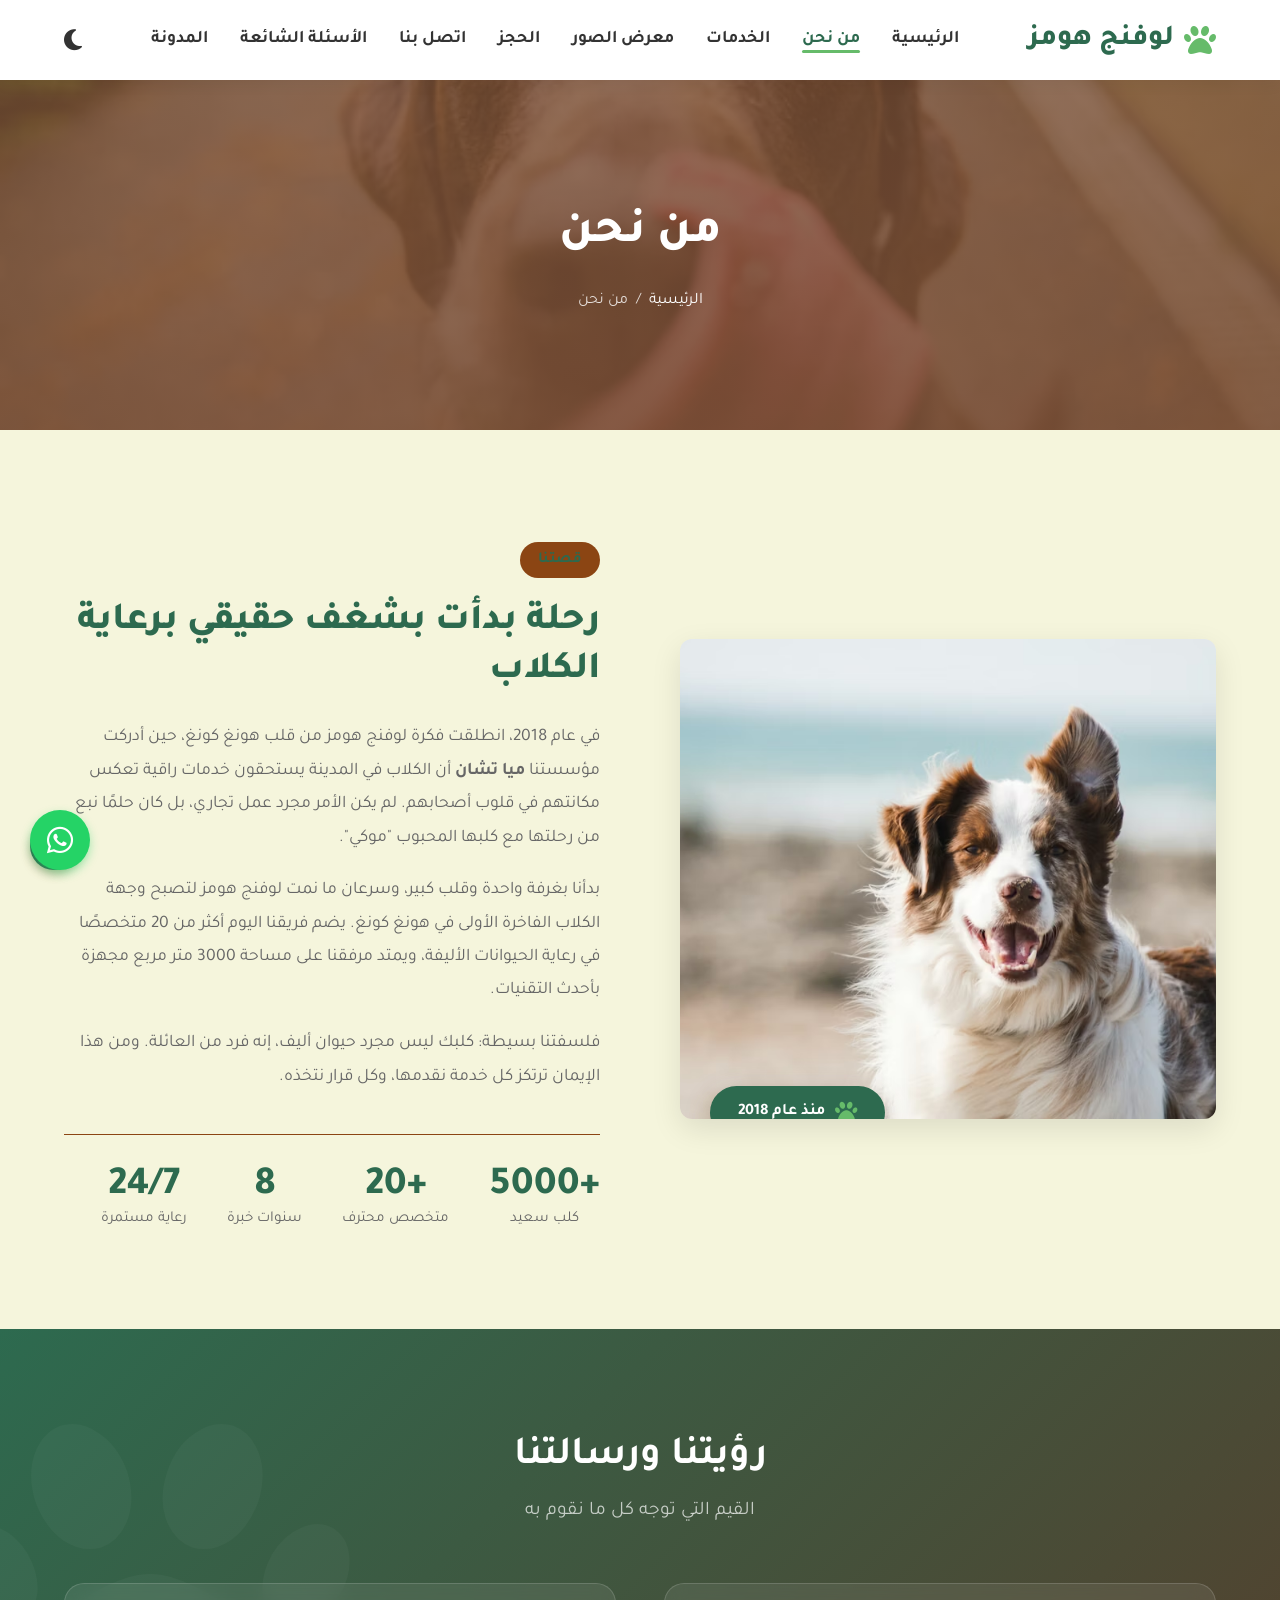
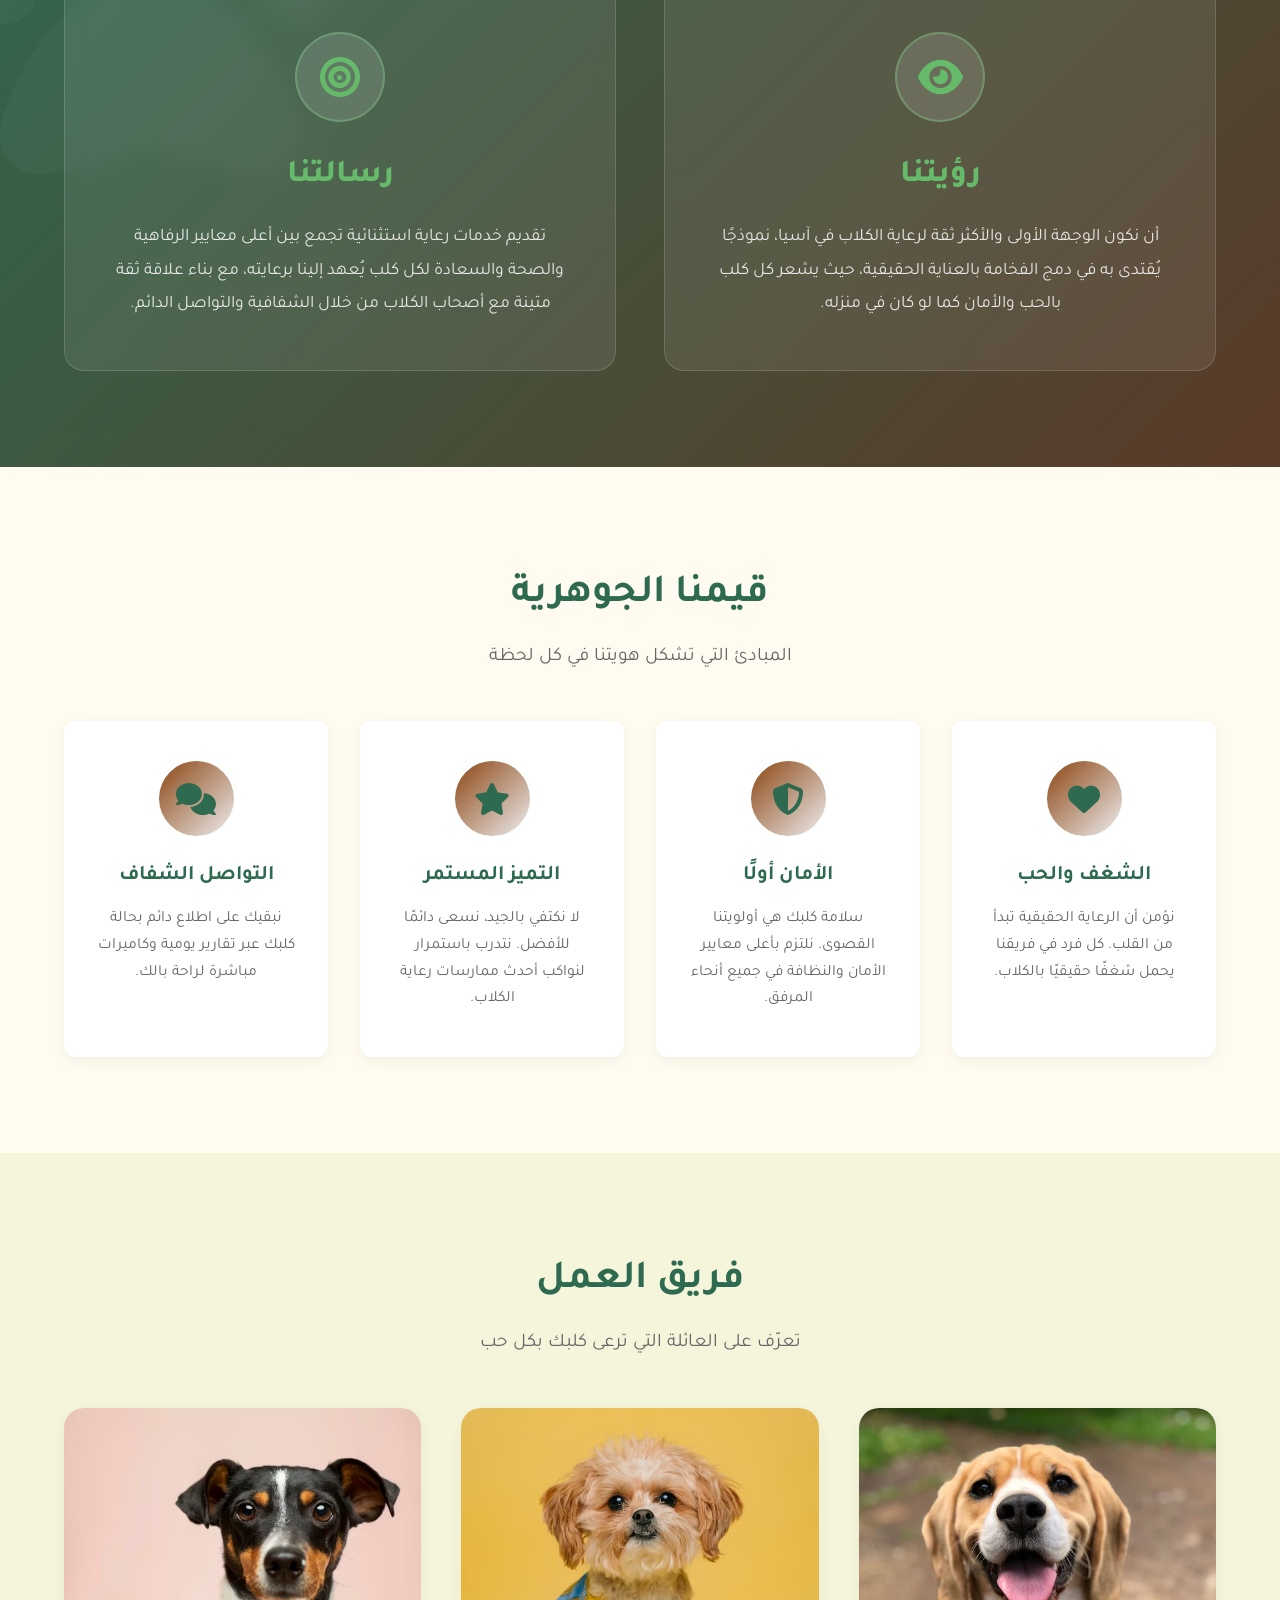
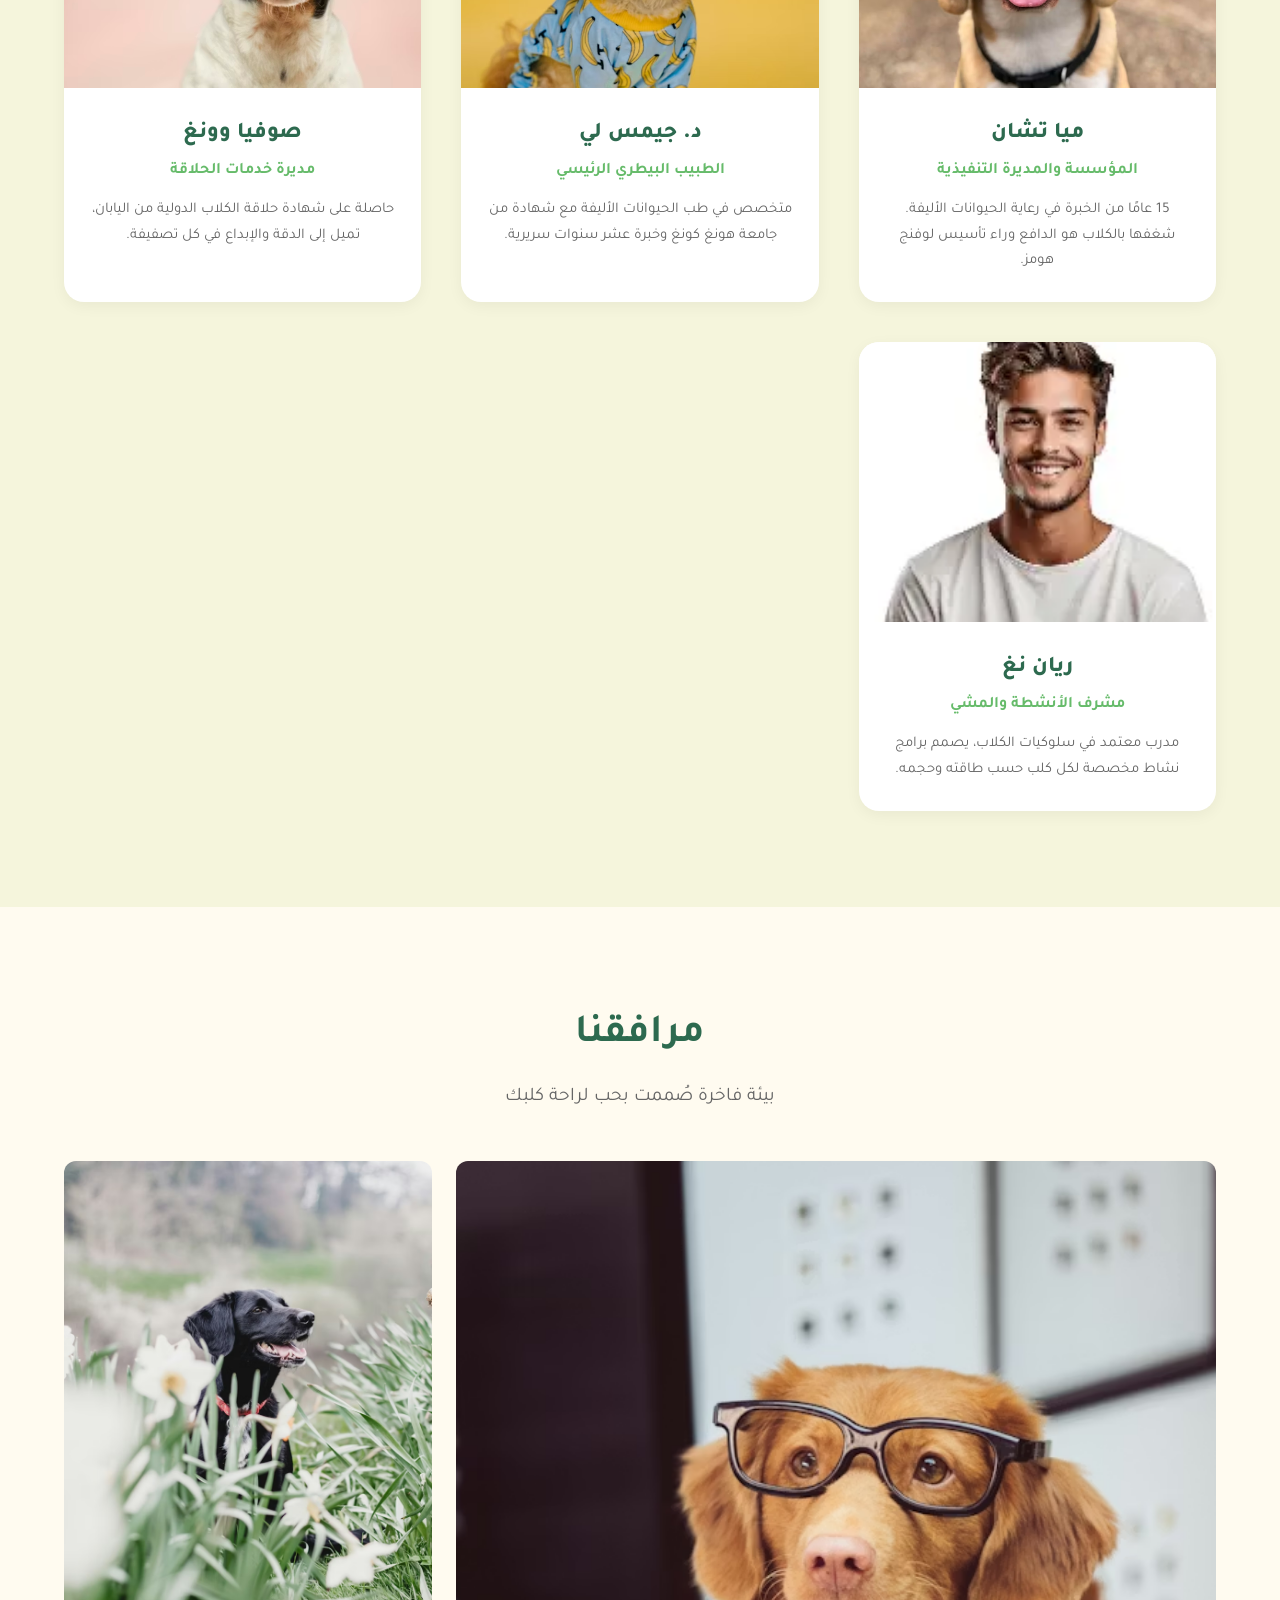
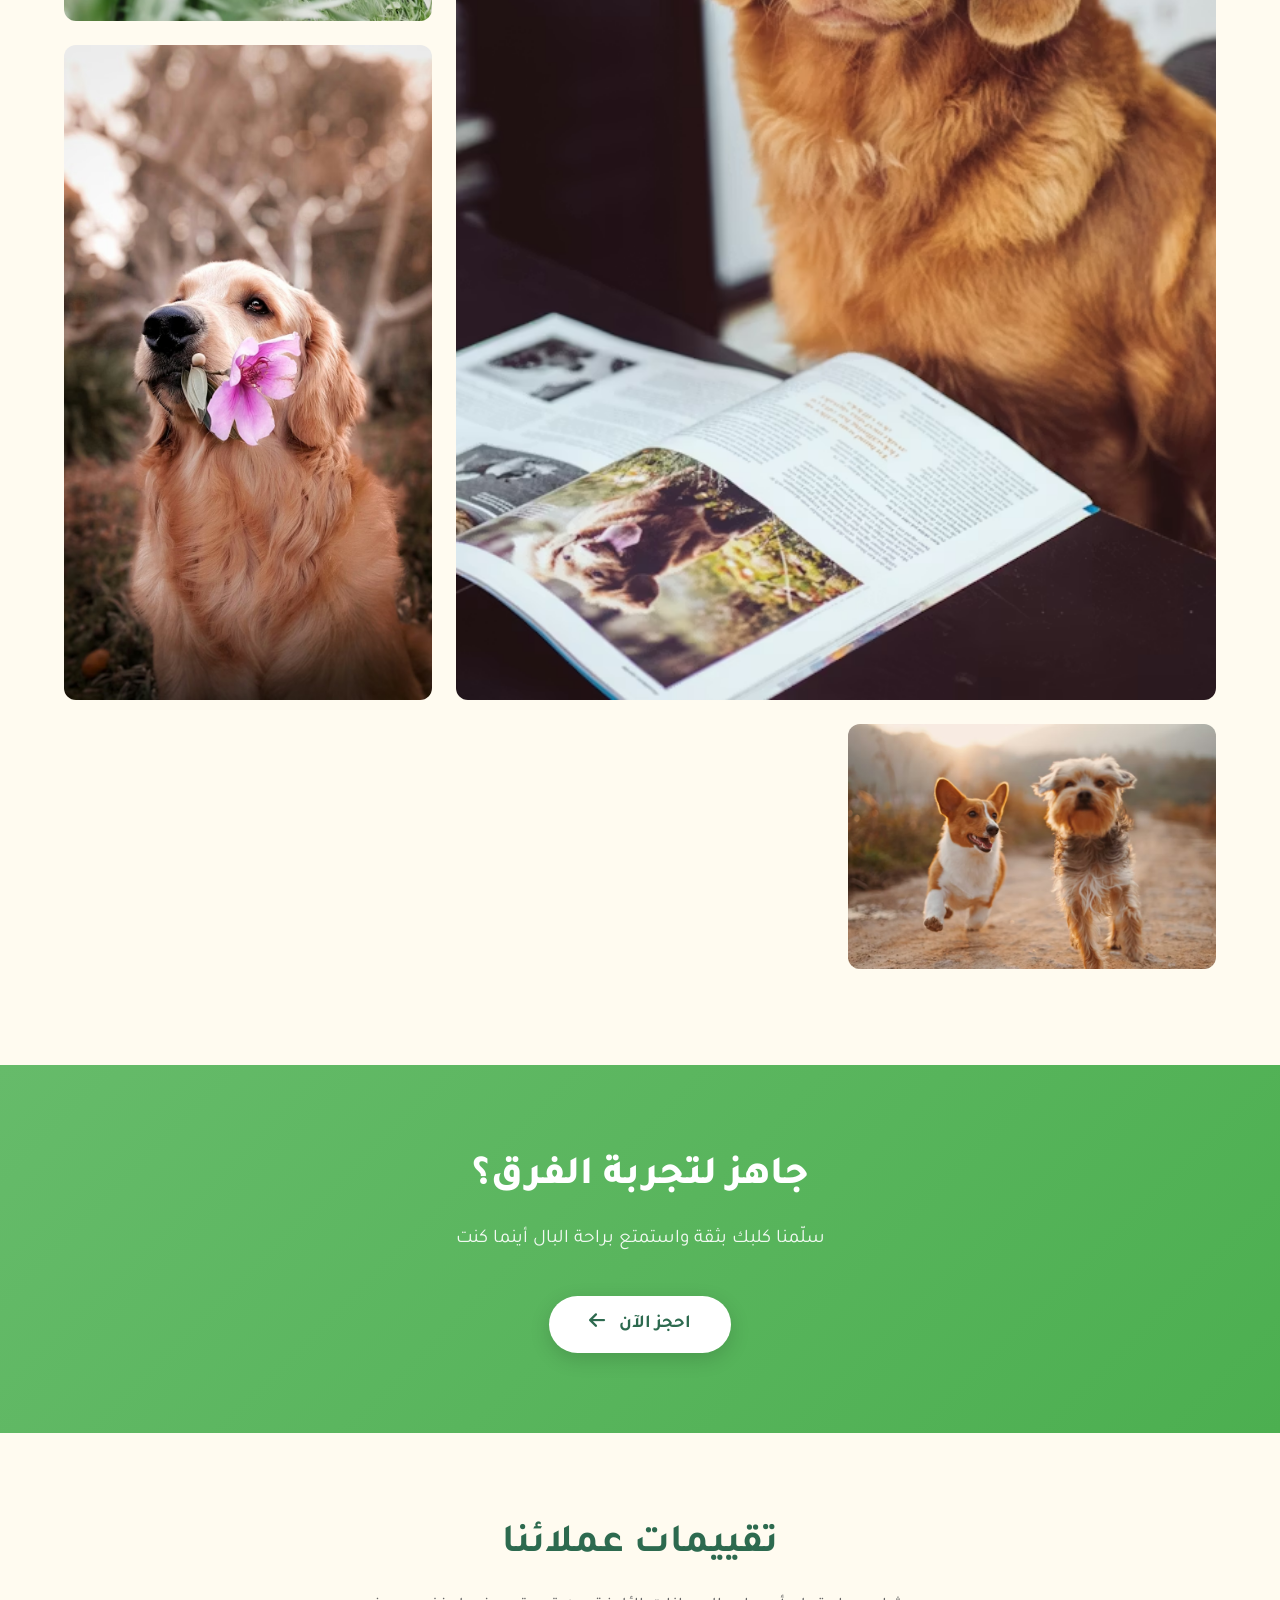
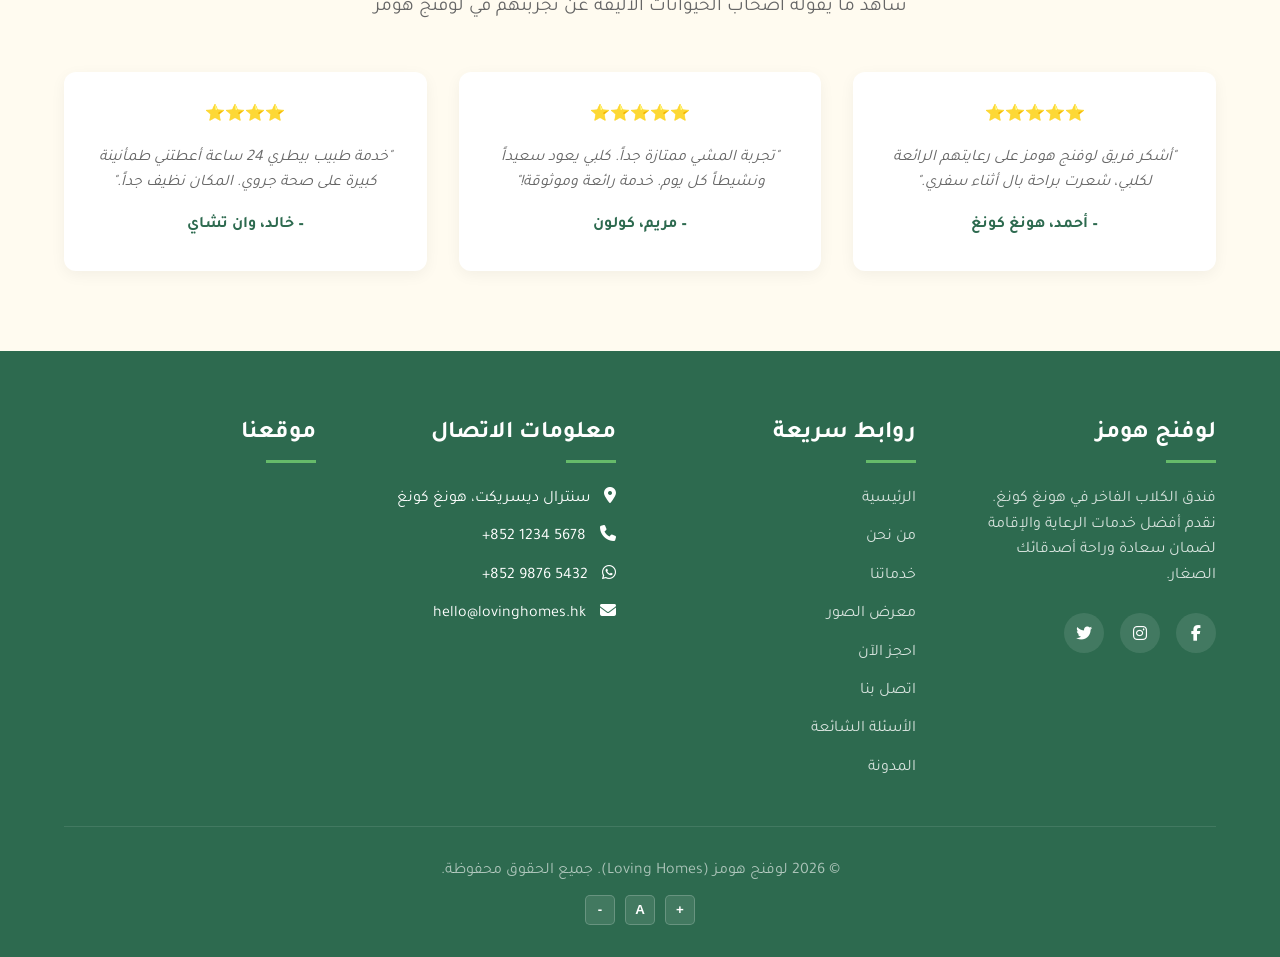
<file: about.html>
<!DOCTYPE html>
<html lang="ar" dir="rtl">

<head>
    <meta charset="UTF-8">
    <meta name="viewport" content="width=device-width, initial-scale=1.0">
    <meta name="description"
        content="تعرّف على قصة لوفنج هومز، فريق العمل المتخصص، ورؤيتنا في تقديم أفضل رعاية للكلاب في هونغ كونغ.">
    <title>من نحن | لوفنج هومز - فندق كلاب فاخر في هونغ كونغ</title>

    <!-- Google Fonts -->
    <link rel="preconnect" href="https://fonts.googleapis.com">
    <link rel="preconnect" href="https://fonts.gstatic.com" crossorigin>
    <link
        href="https://fonts.googleapis.com/css2?family=Roboto:wght@400;500;700&family=Tajawal:wght@400;500;700;800&display=swap"
        rel="stylesheet">

    <!-- FontAwesome Icons -->
    <link rel="stylesheet" href="https://cdnjs.cloudflare.com/ajax/libs/font-awesome/6.4.0/css/all.min.css"
        integrity="sha512-iecdLmaskl7CVkqkXNQ/ZH/XLlvWZOJyj7Yy7tcenmpD1ypASozpmT/E0iPtmFIB46ZmdtAc9eNBvH0H/ZpiBw=="
        crossorigin="anonymous" referrerpolicy="no-referrer" />

    <!-- Custom CSS -->
    <link rel="stylesheet" href="style.css">
    <!-- Dark Mode Init -->
    <script src="dark-mode.js"></script>

    <style>
        /* =========================================================================
           About Page Specific Styles
           ========================================================================= */

        /* --- Story Section --- */
        .story-section {
            padding: 6rem 0;
        }

        .story-grid {
            display: grid;
            grid-template-columns: 1fr 1fr;
            gap: 5rem;
            align-items: center;
        }

        .story-image-wrap {
            position: relative;
            border-radius: var(--border-radius);
            overflow: hidden;
            box-shadow: var(--shadow-hover);
        }

        .story-image-wrap img {
            width: 100%;
            height: 480px;
            object-fit: cover;
            transition: transform 0.6s ease;
        }

        .story-image-wrap:hover img {
            transform: scale(1.04);
        }

        .story-badge {
            position: absolute;
            bottom: -20px;
            left: 30px;
            background: var(--primary-color);
            color: white;
            border-radius: 50px;
            padding: 14px 28px;
            display: flex;
            align-items: center;
            gap: 10px;
            font-weight: 700;
            font-size: 1rem;
            box-shadow: 0 8px 25px rgba(123, 80, 55, 0.35);
        }

        .story-badge i {
            font-size: 1.4rem;
            color: var(--accent-color);
        }

        .story-content {
            padding-top: 1rem;
        }

        .story-label {
            display: inline-block;
            background: var(--secondary-color);
            color: var(--primary-color);
            padding: 6px 18px;
            border-radius: 30px;
            font-weight: 700;
            font-size: 0.95rem;
            margin-bottom: 1.2rem;
            letter-spacing: 0.5px;
        }

        .story-content h2 {
            font-size: 2.4rem;
            color: var(--primary-color);
            font-weight: 800;
            line-height: 1.3;
            margin-bottom: 1.5rem;
        }

        .story-content p {
            color: var(--text-light);
            font-size: 1.1rem;
            line-height: 1.9;
            margin-bottom: 1.2rem;
        }

        .story-stats {
            display: flex;
            gap: 2.5rem;
            margin-top: 2.5rem;
            padding-top: 2rem;
            border-top: 1px solid var(--secondary-color);
        }

        .stat-item {
            text-align: center;
        }

        .stat-item .stat-number {
            font-size: 2.5rem;
            font-weight: 800;
            color: var(--primary-color);
            display: block;
            line-height: 1;
        }

        .stat-item .stat-label {
            font-size: 0.95rem;
            color: var(--text-light);
            margin-top: 5px;
        }

        /* --- Vision & Mission --- */
        .vm-section {
            background: linear-gradient(135deg, var(--primary-color) 0%, #5A3A28 100%);
            padding: 6rem 0;
            position: relative;
            overflow: hidden;
        }

        .vm-section::before {
            content: '\f1b0';
            font-family: 'Font Awesome 6 Free';
            font-weight: 900;
            position: absolute;
            font-size: 25rem;
            color: rgba(255, 255, 255, 0.03);
            top: -50px;
            left: -50px;
        }

        .vm-grid {
            display: grid;
            grid-template-columns: 1fr 1fr;
            gap: 3rem;
            position: relative;
            z-index: 1;
        }

        .vm-card {
            background: rgba(255, 255, 255, 0.08);
            backdrop-filter: blur(10px);
            border: 1px solid rgba(255, 255, 255, 0.15);
            border-radius: 20px;
            padding: 3rem 2.5rem;
            text-align: center;
            color: white;
            transition: var(--transition);
        }

        .vm-card:hover {
            background: rgba(255, 255, 255, 0.13);
            transform: translateY(-6px);
        }

        .vm-icon {
            width: 90px;
            height: 90px;
            background: rgba(255, 255, 255, 0.12);
            border-radius: 50%;
            display: flex;
            align-items: center;
            justify-content: center;
            font-size: 2.5rem;
            margin: 0 auto 1.8rem;
            color: var(--accent-color);
            border: 2px solid rgba(129, 199, 132, 0.4);
        }

        .vm-card h3 {
            font-size: 2rem;
            font-weight: 800;
            margin-bottom: 1.2rem;
            color: var(--accent-color);
        }

        .vm-card p {
            font-size: 1.1rem;
            line-height: 1.9;
            color: rgba(255, 255, 255, 0.85);
        }

        /* --- Values Section --- */
        .values-section {
            padding: 6rem 0;
            background: var(--light-bg);
        }

        .values-grid {
            display: grid;
            grid-template-columns: repeat(auto-fit, minmax(240px, 1fr));
            gap: 2rem;
            margin-top: 3rem;
        }

        .value-card {
            background: var(--white);
            border-radius: var(--border-radius);
            padding: 2.5rem 2rem;
            text-align: center;
            box-shadow: var(--shadow);
            transition: var(--transition);
            border-bottom: 4px solid transparent;
        }

        .value-card:hover {
            transform: translateY(-8px);
            box-shadow: var(--shadow-hover);
            border-bottom-color: var(--accent-color);
        }

        .value-icon {
            width: 75px;
            height: 75px;
            background: linear-gradient(135deg, var(--secondary-color), #eee);
            border-radius: 50%;
            display: flex;
            align-items: center;
            justify-content: center;
            font-size: 2rem;
            color: var(--primary-color);
            margin: 0 auto 1.5rem;
        }

        .value-card h4 {
            font-size: 1.3rem;
            color: var(--primary-color);
            margin-bottom: 0.8rem;
            font-weight: 700;
        }

        .value-card p {
            color: var(--text-light);
            font-size: 0.98rem;
            line-height: 1.7;
        }

        /* --- Team Section --- */
        .team-section {
            padding: 6rem 0;
        }

        .team-grid {
            display: grid;
            grid-template-columns: repeat(auto-fit, minmax(260px, 1fr));
            gap: 2.5rem;
            margin-top: 3rem;
        }

        .team-card {
            background: var(--white);
            border-radius: 20px;
            overflow: hidden;
            box-shadow: var(--shadow);
            transition: var(--transition);
            text-align: center;
        }

        .team-card:hover {
            transform: translateY(-10px);
            box-shadow: var(--shadow-hover);
        }

        .team-img-wrap {
            position: relative;
            overflow: hidden;
            height: 280px;
        }

        .team-img-wrap img {
            width: 100%;
            height: 100%;
            object-fit: cover;
            transition: transform 0.5s ease;
        }

        .team-card:hover .team-img-wrap img {
            transform: scale(1.07);
        }

        .team-overlay {
            position: absolute;
            inset: 0;
            background: linear-gradient(to top, rgba(123, 80, 55, 0.75), transparent 60%);
            opacity: 0;
            transition: var(--transition);
            display: flex;
            align-items: flex-end;
            justify-content: center;
            padding-bottom: 1.5rem;
        }

        .team-card:hover .team-overlay {
            opacity: 1;
        }

        .team-social {
            display: flex;
            gap: 0.8rem;
        }

        .team-social a {
            width: 38px;
            height: 38px;
            background: white;
            border-radius: 50%;
            display: flex;
            align-items: center;
            justify-content: center;
            color: var(--primary-color);
            font-size: 0.9rem;
            transition: var(--transition);
        }

        .team-social a:hover {
            background: var(--accent-color);
            color: white;
        }

        .team-info {
            padding: 1.8rem 1.5rem;
        }

        .team-name {
            font-size: 1.4rem;
            font-weight: 800;
            color: var(--primary-color);
            margin-bottom: 0.4rem;
        }

        .team-role {
            font-size: 1rem;
            color: var(--accent-color);
            font-weight: 600;
            margin-bottom: 0.8rem;
        }

        .team-bio {
            font-size: 0.93rem;
            color: var(--text-light);
            line-height: 1.7;
        }

        /* --- Facilities Section --- */
        .facilities-section {
            padding: 6rem 0;
            background: var(--light-bg);
        }

        .facilities-grid {
            display: grid;
            grid-template-columns: repeat(3, 1fr);
            grid-template-rows: auto auto;
            gap: 1.5rem;
            margin-top: 3rem;
        }

        .facility-item {
            position: relative;
            border-radius: var(--border-radius);
            overflow: hidden;
            cursor: pointer;
        }

        .facility-item:first-child {
            grid-column: span 2;
            grid-row: span 2;
        }

        .facility-item img {
            width: 100%;
            height: 100%;
            object-fit: cover;
            transition: transform 0.5s ease;
            display: block;
            min-height: 220px;
        }

        .facility-item:first-child img {
            min-height: 460px;
        }

        .facility-item:hover img {
            transform: scale(1.08);
        }

        .facility-caption {
            position: absolute;
            bottom: 0;
            right: 0;
            left: 0;
            padding: 1.2rem;
            background: linear-gradient(to top, rgba(0, 0, 0, 0.75), transparent);
            color: white;
            font-weight: 700;
            font-size: 1.05rem;
            transform: translateY(100%);
            transition: var(--transition);
        }

        .facility-item:hover .facility-caption {
            transform: translateY(0);
        }

        /* --- CTA Banner --- */
        .cta-about {
            background: linear-gradient(135deg, var(--accent-color) 0%, #4CAF50 100%);
            padding: 5rem 0;
            text-align: center;
            color: white;
        }

        .cta-about h2 {
            font-size: 2.5rem;
            font-weight: 800;
            margin-bottom: 1rem;
        }

        .cta-about p {
            font-size: 1.2rem;
            margin-bottom: 2.5rem;
            opacity: 0.92;
            max-width: 600px;
            margin-left: auto;
            margin-right: auto;
        }

        .cta-about .btn {
            background: white;
            color: var(--primary-color);
            font-size: 1.15rem;
            padding: 14px 40px;
            box-shadow: 0 6px 20px rgba(0, 0, 0, 0.15);
        }

        .cta-about .btn:hover {
            background: var(--primary-color);
            color: white;
            transform: translateY(-3px);
        }

        /* --- Responsive --- */
        @media (max-width: 991px) {

            .story-grid,
            .vm-grid {
                grid-template-columns: 1fr;
                gap: 3rem;
            }

            .story-image-wrap {
                max-height: 380px;
            }

            .story-image-wrap img {
                height: 380px;
            }

            .facilities-grid {
                grid-template-columns: 1fr 1fr;
            }

            .facility-item:first-child {
                grid-column: span 2;
                grid-row: span 1;
            }

            .facility-item:first-child img {
                min-height: 300px;
            }
        }

        @media (max-width: 768px) {
            .story-stats {
                gap: 1.5rem;
            }

            .stat-item .stat-number {
                font-size: 2rem;
            }

            .team-grid {
                grid-template-columns: 1fr 1fr;
            }

            .facilities-grid {
                grid-template-columns: 1fr;
            }

            .facility-item:first-child {
                grid-column: span 1;
            }
        }

        @media (max-width: 480px) {
            .team-grid {
                grid-template-columns: 1fr;
            }

            .story-stats {
                flex-wrap: wrap;
                justify-content: center;
            }
        }
    </style>
</head>

<body>

    <!-- Header & Navigation -->
    <header class="header">
        <!-- Navigation injected dynamically by main.js -->
    </header>

    <!-- Page Header -->
    <section class="page-header">
        <div>
            <h1 class="page-title">من نحن</h1>
            <div class="breadcrumb">
                <a href="index.html">الرئيسية</a>
                <span>/</span>
                <span>من نحن</span>
            </div>
        </div>
    </section>

    <!-- Story Section -->
    <section class="story-section">
        <div class="container">
            <div class="story-grid">

                <!-- Image Side -->
                <div class="story-image-wrap">
                    <img src="Photos and videos/1.avif" alt="فريق لوفنج هومز يعتني بالكلاب" loading="lazy">
                    <div class="story-badge">
                        <i class="fa-solid fa-paw"></i>
                        <span>منذ عام 2018</span>
                    </div>
                </div>

                <!-- Text Side -->
                <div class="story-content">
                    <span class="story-label">قصتنا</span>
                    <h2>رحلة بدأت بشغف حقيقي برعاية الكلاب</h2>
                    <p>
                        في عام 2018، انطلقت فكرة لوفنج هومز من قلب هونغ كونغ، حين أدركت مؤسستنا <strong>ميا
                            تشان</strong> أن الكلاب في المدينة يستحقون خدمات راقية تعكس مكانتهم في قلوب أصحابهم. لم يكن
                        الأمر مجرد عمل تجاري، بل كان حلمًا نبع من رحلتها مع كلبها المحبوب "موكي".
                    </p>
                    <p>
                        بدأنا بغرفة واحدة وقلب كبير، وسرعان ما نمت لوفنج هومز لتصبح وجهة الكلاب الفاخرة الأولى في هونغ
                        كونغ. يضم فريقنا اليوم أكثر من 20 متخصصًا في رعاية الحيوانات الأليفة، ويمتد مرفقنا على مساحة
                        3000 متر مربع مجهزة بأحدث التقنيات.
                    </p>
                    <p>
                        فلسفتنا بسيطة: كلبك ليس مجرد حيوان أليف، إنه فرد من العائلة. ومن هذا الإيمان ترتكز كل خدمة
                        نقدمها، وكل قرار نتخذه.
                    </p>

                    <!-- Stats -->
                    <div class="story-stats">
                        <div class="stat-item">
                            <span class="stat-number">+5000</span>
                            <span class="stat-label">كلب سعيد</span>
                        </div>
                        <div class="stat-item">
                            <span class="stat-number">+20</span>
                            <span class="stat-label">متخصص محترف</span>
                        </div>
                        <div class="stat-item">
                            <span class="stat-number">8</span>
                            <span class="stat-label">سنوات خبرة</span>
                        </div>
                        <div class="stat-item">
                            <span class="stat-number">24/7</span>
                            <span class="stat-label">رعاية مستمرة</span>
                        </div>
                    </div>
                </div>
            </div>
        </div>
    </section>

    <!-- Vision & Mission -->
    <section class="vm-section">
        <div class="container">
            <h2 class="section-title" style="color: white; margin-bottom: 0.5rem;">رؤيتنا ورسالتنا</h2>
            <p class="section-subtitle" style="color: rgba(255,255,255,0.7); margin-bottom: 3.5rem;">القيم التي توجه كل
                ما نقوم به</p>

            <div class="vm-grid">
                <!-- Vision -->
                <div class="vm-card">
                    <div class="vm-icon">
                        <i class="fa-solid fa-eye"></i>
                    </div>
                    <h3>رؤيتنا</h3>
                    <p>
                        أن نكون الوجهة الأولى والأكثر ثقة لرعاية الكلاب في آسيا، نموذجًا يُقتدى به في دمج الفخامة
                        بالعناية الحقيقية، حيث يشعر كل كلب بالحب والأمان كما لو كان في منزله.
                    </p>
                </div>

                <!-- Mission -->
                <div class="vm-card">
                    <div class="vm-icon">
                        <i class="fa-solid fa-bullseye"></i>
                    </div>
                    <h3>رسالتنا</h3>
                    <p>
                        تقديم خدمات رعاية استثنائية تجمع بين أعلى معايير الرفاهية والصحة والسعادة لكل كلب يُعهد إلينا
                        برعايته، مع بناء علاقة ثقة متينة مع أصحاب الكلاب من خلال الشفافية والتواصل الدائم.
                    </p>
                </div>
            </div>
        </div>
    </section>

    <!-- Core Values -->
    <section class="values-section">
        <div class="container">
            <h2 class="section-title">قيمنا الجوهرية</h2>
            <p class="section-subtitle">المبادئ التي تشكل هويتنا في كل لحظة</p>

            <div class="values-grid">
                <div class="value-card">
                    <div class="value-icon">
                        <i class="fa-solid fa-heart"></i>
                    </div>
                    <h4>الشغف والحب</h4>
                    <p>نؤمن أن الرعاية الحقيقية تبدأ من القلب. كل فرد في فريقنا يحمل شغفًا حقيقيًا بالكلاب.</p>
                </div>

                <div class="value-card">
                    <div class="value-icon">
                        <i class="fa-solid fa-shield-halved"></i>
                    </div>
                    <h4>الأمان أولًا</h4>
                    <p>سلامة كلبك هي أولويتنا القصوى. نلتزم بأعلى معايير الأمان والنظافة في جميع أنحاء المرفق.</p>
                </div>

                <div class="value-card">
                    <div class="value-icon">
                        <i class="fa-solid fa-star"></i>
                    </div>
                    <h4>التميز المستمر</h4>
                    <p>لا نكتفي بالجيد، نسعى دائمًا للأفضل. نتدرب باستمرار لنواكب أحدث ممارسات رعاية الكلاب.</p>
                </div>

                <div class="value-card">
                    <div class="value-icon">
                        <i class="fa-solid fa-comments"></i>
                    </div>
                    <h4>التواصل الشفاف</h4>
                    <p>نبقيك على اطلاع دائم بحالة كلبك عبر تقارير يومية وكاميرات مباشرة لراحة بالك.</p>
                </div>
            </div>
        </div>
    </section>

    <!-- Team Section -->
    <section class="team-section">
        <div class="container">
            <h2 class="section-title">فريق العمل</h2>
            <p class="section-subtitle">تعرّف على العائلة التي ترعى كلبك بكل حب</p>

            <div class="team-grid">
                <!-- Member 1 -->
                <div class="team-card">
                    <div class="team-img-wrap">
                        <img src="Photos and videos/21.avif" alt="ميا تشان - المؤسسة والمديرة التنفيذية"
                            loading="lazy">
                        <div class="team-overlay">
                            <div class="team-social">
                                <a href="#" aria-label="إنستغرام ميا تشان"><i class="fa-brands fa-instagram"></i></a>
                                <a href="#" aria-label="لينكد إن ميا تشان"><i class="fa-brands fa-linkedin-in"></i></a>
                            </div>
                        </div>
                    </div>
                    <div class="team-info">
                        <h3 class="team-name">ميا تشان</h3>
                        <p class="team-role">المؤسسة والمديرة التنفيذية</p>
                        <p class="team-bio">15 عامًا من الخبرة في رعاية الحيوانات الأليفة. شغفها بالكلاب هو الدافع وراء
                            تأسيس لوفنج هومز.</p>
                    </div>
                </div>

                <!-- Member 2 -->
                <div class="team-card">
                    <div class="team-img-wrap">
                        <img src="Photos and videos/22.avif" alt="دكتور جيمس لي - الطبيب البيطري" loading="lazy">
                        <div class="team-overlay">
                            <div class="team-social">
                                <a href="#" aria-label="إنستغرام دكتور جيمس"><i class="fa-brands fa-instagram"></i></a>
                                <a href="#" aria-label="لينكد إن دكتور جيمس"><i
                                        class="fa-brands fa-linkedin-in"></i></a>
                            </div>
                        </div>
                    </div>
                    <div class="team-info">
                        <h3 class="team-name">د. جيمس لي</h3>
                        <p class="team-role">الطبيب البيطري الرئيسي</p>
                        <p class="team-bio">متخصص في طب الحيوانات الأليفة مع شهادة من جامعة هونغ كونغ وخبرة عشر سنوات
                            سريرية.</p>
                    </div>
                </div>

                <!-- Member 3 -->
                <div class="team-card">
                    <div class="team-img-wrap">
                        <img src="Photos and videos/24.avif" alt="صوفيا وونغ - مديرة خدمات الحلاقة" loading="lazy">
                        <div class="team-overlay">
                            <div class="team-social">
                                <a href="#" aria-label="إنستغرام صوفيا"><i class="fa-brands fa-instagram"></i></a>
                                <a href="#" aria-label="لينكد إن صوفيا"><i class="fa-brands fa-linkedin-in"></i></a>
                            </div>
                        </div>
                    </div>
                    <div class="team-info">
                        <h3 class="team-name">صوفيا وونغ</h3>
                        <p class="team-role">مديرة خدمات الحلاقة</p>
                        <p class="team-bio">حاصلة على شهادة حلاقة الكلاب الدولية من اليابان، تميل إلى الدقة والإبداع في
                            كل تصفيفة.</p>
                    </div>
                </div>

                <!-- Member 4 -->
                <div class="team-card">
                    <div class="team-img-wrap">
                        <img src="Photos and videos/34.webp" alt="ريان نغ - المشرف على الأنشطة والمشي" loading="lazy">
                        <div class="team-overlay">
                            <div class="team-social">
                                <a href="#" aria-label="إنستغرام ريان"><i class="fa-brands fa-instagram"></i></a>
                                <a href="#" aria-label="لينكد إن ريان"><i class="fa-brands fa-linkedin-in"></i></a>
                            </div>
                        </div>
                    </div>
                    <div class="team-info">
                        <h3 class="team-name">ريان نغ</h3>
                        <p class="team-role">مشرف الأنشطة والمشي</p>
                        <p class="team-bio">مدرب معتمد في سلوكيات الكلاب، يصمم برامج نشاط مخصصة لكل كلب حسب طاقته وحجمه.
                        </p>
                    </div>
                </div>
            </div>
        </div>
    </section>

    <!-- Facilities Section -->
    <section class="facilities-section">
        <div class="container">
            <h2 class="section-title">مرافقنا</h2>
            <p class="section-subtitle">بيئة فاخرة صُممت بحب لراحة كلبك</p>

            <div class="facilities-grid">
                <div class="facility-item">
                    <img src="Photos and videos/25.avif" alt="منطقة اللعب الكبرى" loading="lazy">
                    <div class="facility-caption"><i class="fa-solid fa-dog" style="margin-left: 8px;"></i>منطقة اللعب
                        الكبرى</div>
                </div>
                <div class="facility-item">
                    <img src="Photos and videos/9.avif" alt="صالون الحلاقة الاحترافي" loading="lazy">
                    <div class="facility-caption"><i class="fa-solid fa-scissors" style="margin-left: 8px;"></i>صالون
                        الحلاقة</div>
                </div>
                <div class="facility-item">
                    <img src="Photos and videos/32.avif" alt="غرف الإقامة الفاخرة" loading="lazy">
                    <div class="facility-caption"><i class="fa-solid fa-bed" style="margin-left: 8px;"></i>غرف الإقامة
                        الفاخرة</div>
                </div>
                <div class="facility-item">
                    <img src="Photos and videos/13.avif" alt="العيادة البيطرية" loading="lazy">
                    <div class="facility-caption"><i class="fa-solid fa-stethoscope"
                            style="margin-left: 8px;"></i>العيادة البيطرية</div>
                </div>
            </div>
        </div>
    </section>

    <!-- CTA Section -->
    <section class="cta-about">
        <div class="container">
            <h2>جاهز لتجربة الفرق؟</h2>
            <p>سلّمنا كلبك بثقة واستمتع براحة البال أينما كنت</p>
            <a href="booking.html" class="btn">
                احجز الآن <i class="fa-solid fa-arrow-left" style="margin-right: 10px;"></i>
            </a>
        </div>
    </section>

    <!-- Customer Reviews -->
    <section class="reviews-section bg-light">
        <div class="container">
            <h2 class="section-title">تقييمات عملائنا</h2>
            <p class="section-subtitle">شاهد ما يقوله أصحاب الحيوانات الأليفة عن تجربتهم في لوفنج هومز</p>

            <div class="testimonials-grid">
                <!-- Review 1 -->
                <div class="testimonial-card">
                    <div class="testi-stars">⭐⭐⭐⭐⭐</div>
                    <p class="testi-text">"أشكر فريق لوفنج هومز على رعايتهم الرائعة لكلبي، شعرت براحة بال أثناء سفري."
                    </p>
                    <h4 class="testi-name">– أحمد، هونغ كونغ</h4>
                </div>

                <!-- Review 2 -->
                <div class="testimonial-card">
                    <div class="testi-stars">⭐⭐⭐⭐⭐</div>
                    <p class="testi-text">"تجربة المشي ممتازة جداً. كلبي يعود سعيداً ونشيطاً كل يوم. خدمة رائعة
                        وموثوقة!"</p>
                    <h4 class="testi-name">– مريم، كولون</h4>
                </div>

                <!-- Review 3 -->
                <div class="testimonial-card">
                    <div class="testi-stars">⭐⭐⭐⭐</div>
                    <p class="testi-text">"خدمة طبيب بيطري 24 ساعة أعطتني طمأنينة كبيرة على صحة جروي. المكان نظيف جداً."
                    </p>
                    <h4 class="testi-name">– خالد، وان تشاي</h4>
                </div>
            </div>
        </div>
    </section>

    <!-- Footer -->
    <footer class="footer">
        <div class="container">
            <div class="footer-grid">
                <div class="footer-col">
                    <h3>لوفنج هومز</h3>
                    <p>فندق الكلاب الفاخر في هونغ كونغ. نقدم أفضل خدمات الرعاية والإقامة لضمان سعادة وراحة أصدقائك
                        الصغار.</p>
                    <div class="social-links">
                        <a href="#" aria-label="فيسبوك"><i class="fa-brands fa-facebook-f"></i></a>
                        <a href="#" aria-label="إنستغرام"><i class="fa-brands fa-instagram"></i></a>
                        <a href="#" aria-label="تويتر"><i class="fa-brands fa-twitter"></i></a>
                    </div>
                </div>

                <div class="footer-col">
                    <h3>روابط سريعة</h3>
                    <ul class="footer-links">
                        <li><a href="index.html">الرئيسية</a></li>
                        <li><a href="about.html">من نحن</a></li>
                        <li><a href="services.html">خدماتنا</a></li>
                        <li><a href="gallery.html">معرض الصور</a></li>
                        <li><a href="booking.html">احجز الآن</a></li>
                        <li><a href="contact.html">اتصل بنا</a></li>
                        <li><a href="faq.html">الأسئلة الشائعة</a></li>
                        <li><a href="blog.html">المدونة</a></li>
                    </ul>
                </div>

                <div class="footer-col">
                    <h3>معلومات الاتصال</h3>
                    <ul class="footer-links">
                        <li><i class="fa-solid fa-location-dot" style="margin-left: 10px;"></i> سنترال ديسريكت، هونغ
                            كونغ</li>
                        <li><i class="fa-solid fa-phone" style="margin-left: 10px;"></i> <span dir="ltr">+852 1234
                                5678</span></li>
                        <li><i class="fa-brands fa-whatsapp" style="margin-left: 10px;"></i> <span dir="ltr">+852 9876
                                5432</span></li>
                        <li><i class="fa-solid fa-envelope" style="margin-left: 10px;"></i> hello@lovinghomes.hk</li>
                    </ul>
                </div>

                <div class="footer-col">
                    <h3>موقعنا</h3>
                    <iframe
                        src="https://www.google.com/maps/embed?pb=!1m18!1m12!1m3!1d118151.05318625298!2d114.116666!3d22.3!2m3!1f0!2f0!3f0!3m2!1i1024!2i768!4f13.1!3m3!1m2!1s0x3403e2eda332980f%3A0xf08ab3badbeac97c!2sHong%20Kong!5e0!3m2!1sen!2s!4v1680000000000!5m2!1sen!2s"
                        width="100%" height="150" style="border:0; border-radius: 8px;" allowfullscreen=""
                        loading="lazy" referrerpolicy="no-referrer-when-downgrade"
                        title="خريطة موقع لوفنج هومز"></iframe>
                </div>
            </div>

            <div class="footer-bottom">
                <p>&copy; 2026 لوفنج هومز (Loving Homes). جميع الحقوق محفوظة.</p>
            </div>
        </div>
    </footer>

    <!-- Floating Buttons (WhatsApp + Search) -->
    <div class="floating-buttons">
        <a href="https://wa.me/85298765432" class="whatsapp-float" target="_blank" rel="noopener noreferrer"
            aria-label="تواصل معنا عبر واتساب">
            <i class="fa-brands fa-whatsapp"></i>
        </a>
        <a class="search-float" aria-label="بحث في الموقع">
            <i class="fa-solid fa-magnifying-glass"></i>
        </a>
    </div>

    <!-- Search Overlay -->
    <div class="search-overlay" id="searchOverlay">
        <div class="search-box">
            <input type="text" class="search-input" placeholder="ابحث في الموقع..." />
            <button class="search-close" aria-label="إغلاق البحث"><i class="fa-solid fa-xmark"></i></button>
        </div>
        <div class="search-results"></div>
    </div>

    <!-- Main JS -->
    <script src="main.js"></script>
</body>

</html>
</file>
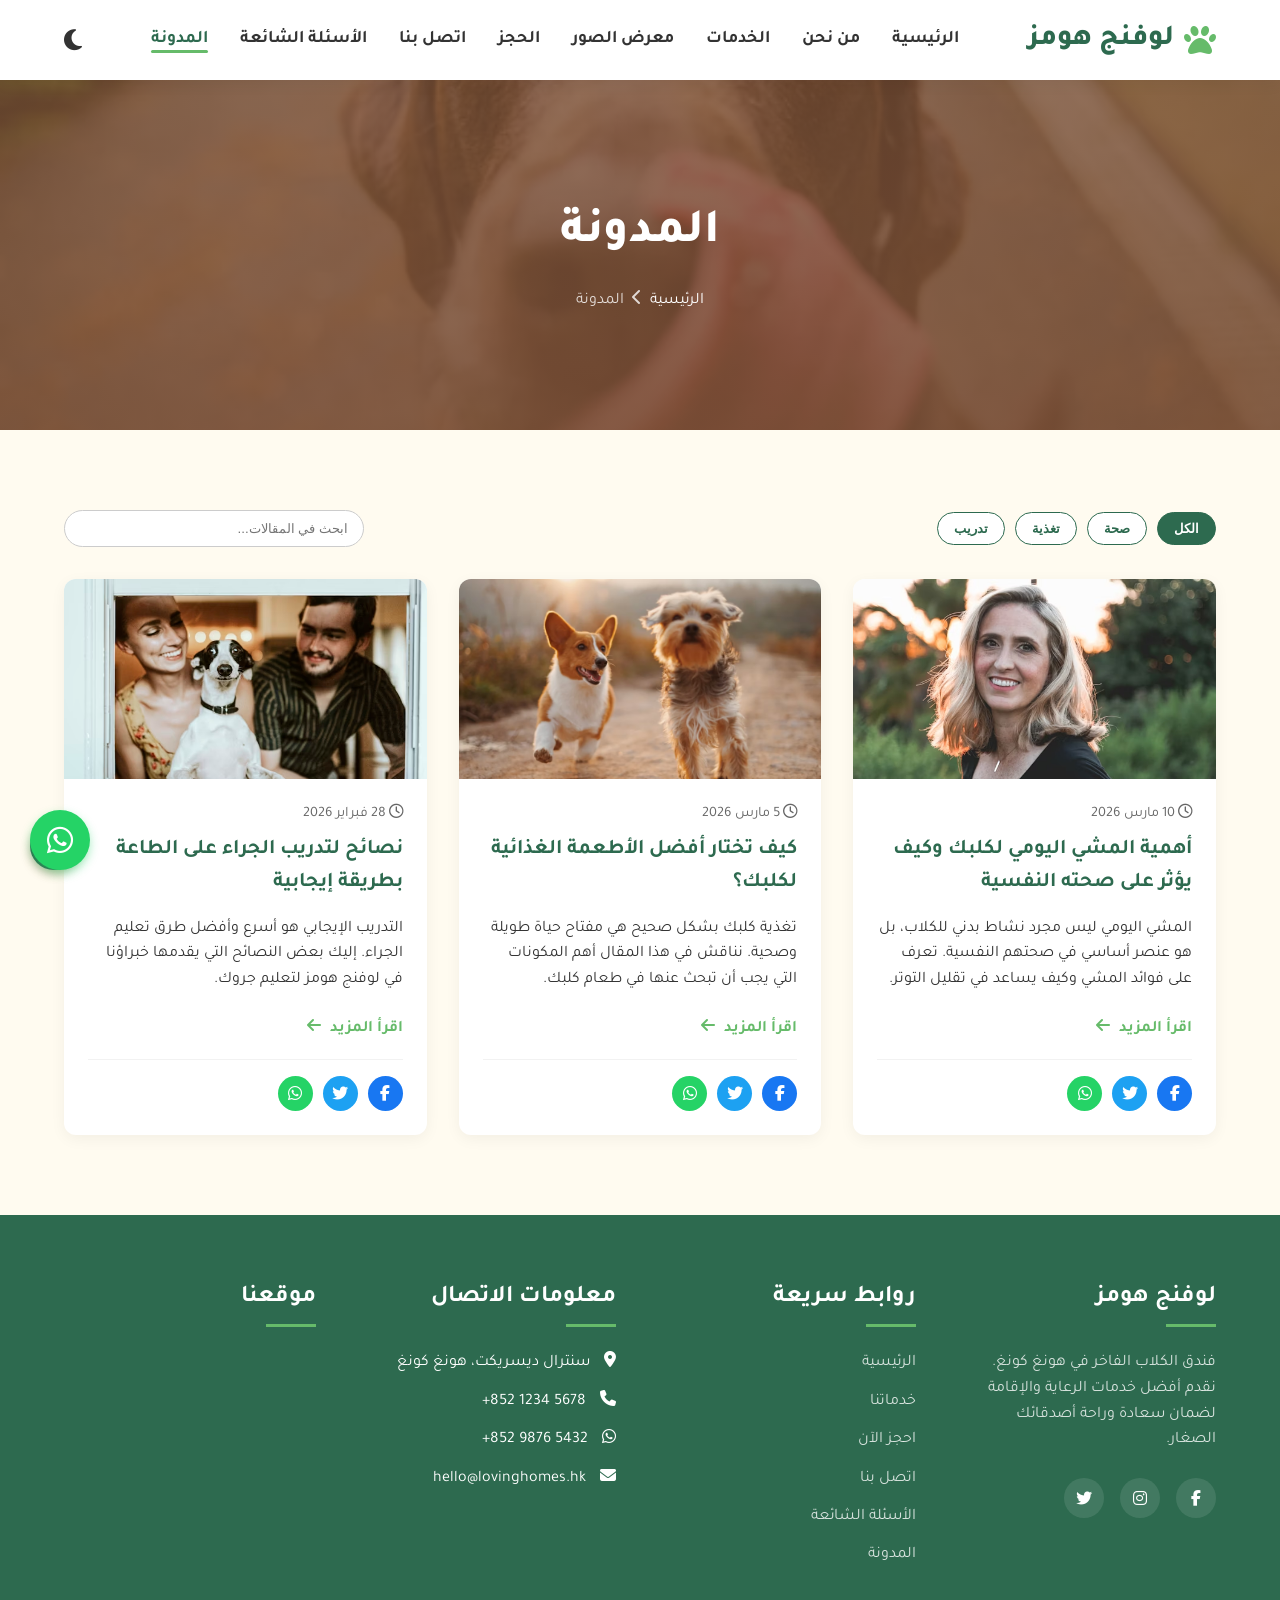
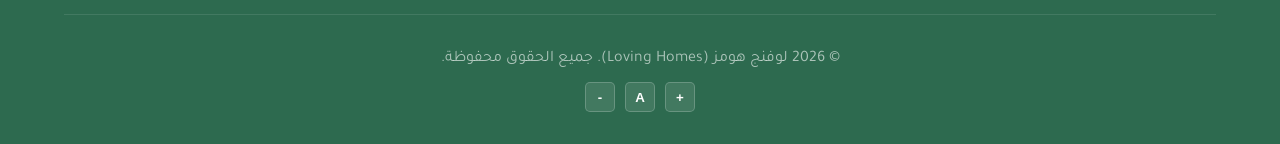
<file: blog.html>
<!DOCTYPE html>
<html lang="ar" dir="rtl">

<head>
    <meta charset="UTF-8">
    <meta name="viewport" content="width=device-width, initial-scale=1.0">
    <meta name="description" content="مدونة فندق لوفنج هومز للكلاب - مقالات ونصائح حول العناية بالكلاب وتدريبها.">
    <title>المدونة | لوفنج هومز</title>

    <!-- Google Fonts -->
    <link rel="preconnect" href="https://fonts.googleapis.com">
    <link rel="preconnect" href="https://fonts.gstatic.com" crossorigin>
    <link
        href="https://fonts.googleapis.com/css2?family=Roboto:wght@400;500;700&family=Tajawal:wght@400;500;700;800&display=swap"
        rel="stylesheet">

    <!-- FontAwesome Icons -->
    <link rel="stylesheet" href="https://cdnjs.cloudflare.com/ajax/libs/font-awesome/6.4.0/css/all.min.css"
        integrity="sha512-iecdLmaskl7CVkqkXNQ/ZH/XLlvWZOJyj7Yy7tcenmpD1ypASozpmT/E0iPtmFIB46ZmdtAc9eNBvH0H/ZpiBw=="
        crossorigin="anonymous" referrerpolicy="no-referrer" />

    <!-- Custom CSS -->
    <link rel="stylesheet" href="style.css">
    <!-- Dark Mode Init -->
    <script src="dark-mode.js"></script>
    <style>
        .blog-grid {
            display: grid;
            grid-template-columns: repeat(auto-fit, minmax(300px, 1fr));
            gap: 2rem;
        }

        .blog-card {
            background: var(--white);
            border-radius: var(--border-radius);
            box-shadow: var(--shadow);
            overflow: hidden;
            transition: var(--transition);
        }

        .blog-card:hover {
            transform: translateY(-5px);
            box-shadow: var(--shadow-hover);
        }

        .blog-img {
            width: 100%;
            height: 200px;
            object-fit: cover;
        }

        .blog-content {
            padding: 1.5rem;
        }

        .blog-date {
            font-size: 0.9rem;
            color: var(--text-light);
            margin-bottom: 0.5rem;
            display: block;
        }

        .blog-title {
            font-size: 1.3rem;
            color: var(--primary-color);
            margin-bottom: 1rem;
        }

        .blog-desc {
            color: var(--text-color);
            margin-bottom: 1.5rem;
            line-height: 1.6;
        }

        .blog-link {
            font-weight: bold;
            color: var(--accent-color);
            transition: var(--transition);
        }

        .blog-link:hover {
            color: var(--accent-hover);
            padding-right: 5px;
        }
    </style>
</head>

<body>

    <!-- Header & Navigation -->
    <header class="header">
        <!-- Navigation injected dynamically by main.js -->
    </header>

    <!-- Page Header -->
    <section class="page-header">
        <div class="container">
            <h1 class="page-title">المدونة</h1>
            <div class="breadcrumb">
                <a href="index.html">الرئيسية</a>
                <span><i class="fa-solid fa-chevron-left"></i></span>
                <span>المدونة</span>
            </div>
        </div>
    </section>

    <!-- Blog Section -->
    <section class="bg-light">
        <div class="container">
            <div class="blog-controls">
                <div class="blog-filters">
                    <button class="filter-btn active" data-cat="all">الكل</button>
                    <button class="filter-btn" data-cat="health">صحة</button>
                    <button class="filter-btn" data-cat="nutrition">تغذية</button>
                    <button class="filter-btn" data-cat="training">تدريب</button>
                </div>
                <div class="blog-search">
                    <input type="text" id="blogLocalSearch" placeholder="ابحث في المقالات...">
                </div>
            </div>
            <div class="blog-grid">
                <!-- Blog 1 -->
                <div class="blog-card" data-cat="health">
                    <img src="Photos and videos/4.avif" alt="صورة مدونة" class="blog-img" loading="lazy">
                    <div class="blog-content">
                        <span class="blog-date"><i class="fa-regular fa-clock"></i> 10 مارس 2026</span>
                        <h3 class="blog-title">أهمية المشي اليومي لكلبك وكيف يؤثر على صحته النفسية</h3>
                        <p class="blog-desc">المشي اليومي ليس مجرد نشاط بدني للكلاب، بل هو عنصر أساسي في صحتهم النفسية.
                            تعرف على فوائد المشي وكيف يساعد في تقليل التوتر.</p>
                        <a href="#" class="blog-link">اقرأ المزيد <i class="fa-solid fa-arrow-left"
                                style="margin-right: 5px;"></i></a>
                        <div class="share-btns">
                            <a href="#" class="share-btn share-fb" aria-label="شارك على فيسبوك"><i
                                    class="fa-brands fa-facebook-f"></i></a>
                            <a href="#" class="share-btn share-tw" aria-label="شارك على تويتر"><i
                                    class="fa-brands fa-twitter"></i></a>
                            <a href="#" class="share-btn share-wa" aria-label="شارك على واتس اب"><i
                                    class="fa-brands fa-whatsapp"></i></a>
                        </div>
                    </div>
                </div>

                <!-- Blog 2 -->
                <div class="blog-card" data-cat="nutrition">
                    <img src="Photos and videos/5.avif" alt="صورة مدونة" class="blog-img" loading="lazy">
                    <div class="blog-content">
                        <span class="blog-date"><i class="fa-regular fa-clock"></i> 5 مارس 2026</span>
                        <h3 class="blog-title">كيف تختار أفضل الأطعمة الغذائية لكلبك؟</h3>
                        <p class="blog-desc">تغذية كلبك بشكل صحيح هي مفتاح حياة طويلة وصحية. نناقش في هذا المقال أهم
                            المكونات التي يجب أن تبحث عنها في طعام كلبك.</p>
                        <a href="#" class="blog-link">اقرأ المزيد <i class="fa-solid fa-arrow-left"
                                style="margin-right: 5px;"></i></a>
                        <div class="share-btns">
                            <a href="#" class="share-btn share-fb" aria-label="شارك على فيسبوك"><i
                                    class="fa-brands fa-facebook-f"></i></a>
                            <a href="#" class="share-btn share-tw" aria-label="شارك على تويتر"><i
                                    class="fa-brands fa-twitter"></i></a>
                            <a href="#" class="share-btn share-wa" aria-label="شارك على واتس اب"><i
                                    class="fa-brands fa-whatsapp"></i></a>
                        </div>
                    </div>
                </div>

                <!-- Blog 3 -->
                <div class="blog-card" data-cat="training">
                    <img src="Photos and videos/6.avif" alt="صورة مدونة" class="blog-img" loading="lazy">
                    <div class="blog-content">
                        <span class="blog-date"><i class="fa-regular fa-clock"></i> 28 فبراير 2026</span>
                        <h3 class="blog-title">نصائح لتدريب الجراء على الطاعة بطريقة إيجابية</h3>
                        <p class="blog-desc">التدريب الإيجابي هو أسرع وأفضل طرق تعليم الجراء. إليك بعض النصائح التي
                            يقدمها خبراؤنا في لوفنج هومز لتعليم جروك.</p>
                        <a href="#" class="blog-link">اقرأ المزيد <i class="fa-solid fa-arrow-left"
                                style="margin-right: 5px;"></i></a>
                        <div class="share-btns">
                            <a href="#" class="share-btn share-fb" aria-label="شارك على فيسبوك"><i
                                    class="fa-brands fa-facebook-f"></i></a>
                            <a href="#" class="share-btn share-tw" aria-label="شارك على تويتر"><i
                                    class="fa-brands fa-twitter"></i></a>
                            <a href="#" class="share-btn share-wa" aria-label="شارك على واتس اب"><i
                                    class="fa-brands fa-whatsapp"></i></a>
                        </div>
                    </div>
                </div>
            </div>
        </div>
    </section>

    <!-- Footer -->
    <footer class="footer">
        <div class="container">
            <div class="footer-grid">
                <div class="footer-col">
                    <h3>لوفنج هومز</h3>
                    <p>فندق الكلاب الفاخر في هونغ كونغ. نقدم أفضل خدمات الرعاية والإقامة لضمان سعادة وراحة أصدقائك
                        الصغار.</p>
                    <div class="social-links">
                        <a href="#" aria-label="فيسبوك"><i class="fa-brands fa-facebook-f"></i></a>
                        <a href="#" aria-label="إنستغرام"><i class="fa-brands fa-instagram"></i></a>
                        <a href="#" aria-label="تويتر"><i class="fa-brands fa-twitter"></i></a>
                    </div>
                </div>

                <div class="footer-col">
                    <h3>روابط سريعة</h3>
                    <ul class="footer-links">
                        <li><a href="index.html">الرئيسية</a></li>
                        <li><a href="services.html">خدماتنا</a></li>
                        <li><a href="booking.html">احجز الآن</a></li>
                        <li><a href="contact.html">اتصل بنا</a></li>
                        <li><a href="faq.html">الأسئلة الشائعة</a></li>
                        <li><a href="blog.html">المدونة</a></li>
                    </ul>
                </div>

                <div class="footer-col">
                    <h3>معلومات الاتصال</h3>
                    <ul class="footer-links">
                        <li><i class="fa-solid fa-location-dot" style="margin-left: 10px;"></i> سنترال ديسريكت، هونغ
                            كونغ</li>
                        <li><i class="fa-solid fa-phone" style="margin-left: 10px;"></i> <span dir="ltr">+852 1234
                                5678</span></li>
                        <li><i class="fa-brands fa-whatsapp" style="margin-left: 10px;"></i> <span dir="ltr">+852 9876
                                5432</span></li>
                        <li><i class="fa-solid fa-envelope" style="margin-left: 10px;"></i> hello@lovinghomes.hk</li>
                    </ul>
                </div>

                <div class="footer-col">
                    <h3>موقعنا</h3>
                    <iframe
                        src="https://www.google.com/maps/embed?pb=!1m18!1m12!1m3!1d118151.05318625298!2d114.116666!3d22.3!2m3!1f0!2f0!3f0!3m2!1i1024!2i768!4f13.1!3m3!1m2!1s0x3403e2eda332980f%3A0xf08ab3badbeac97c!2sHong%20Kong!5e0!3m2!1sen!2s!4v1680000000000!5m2!1sen!2s"
                        width="100%" height="150" style="border:0; border-radius: 8px;" allowfullscreen=""
                        loading="lazy" referrerpolicy="no-referrer-when-downgrade"
                        title="خريطة موقع لوفنج هومز"></iframe>
                </div>
            </div>

            <div class="footer-bottom">
                <p>&copy; 2026 لوفنج هومز (Loving Homes). جميع الحقوق محفوظة.</p>
            </div>
        </div>
    </footer>

    <!-- Floating Buttons (WhatsApp + Search) -->
    <div class="floating-buttons">
        <a href="https://wa.me/85298765432" class="whatsapp-float" target="_blank" rel="noopener noreferrer"
            aria-label="تواصل معنا عبر واتساب">
            <i class="fa-brands fa-whatsapp"></i>
        </a>
        <a class="search-float" aria-label="بحث في الموقع">
            <i class="fa-solid fa-magnifying-glass"></i>
        </a>
    </div>

    <!-- Search Overlay -->
    <div class="search-overlay" id="searchOverlay">
        <div class="search-box">
            <input type="text" class="search-input" placeholder="ابحث في الموقع..." />
            <button class="search-close" aria-label="إغلاق البحث"><i class="fa-solid fa-xmark"></i></button>
        </div>
        <div class="search-results"></div>
    </div>

    <!-- Main JS -->
    <script src="main.js"></script>
</body>

</html>
</file>
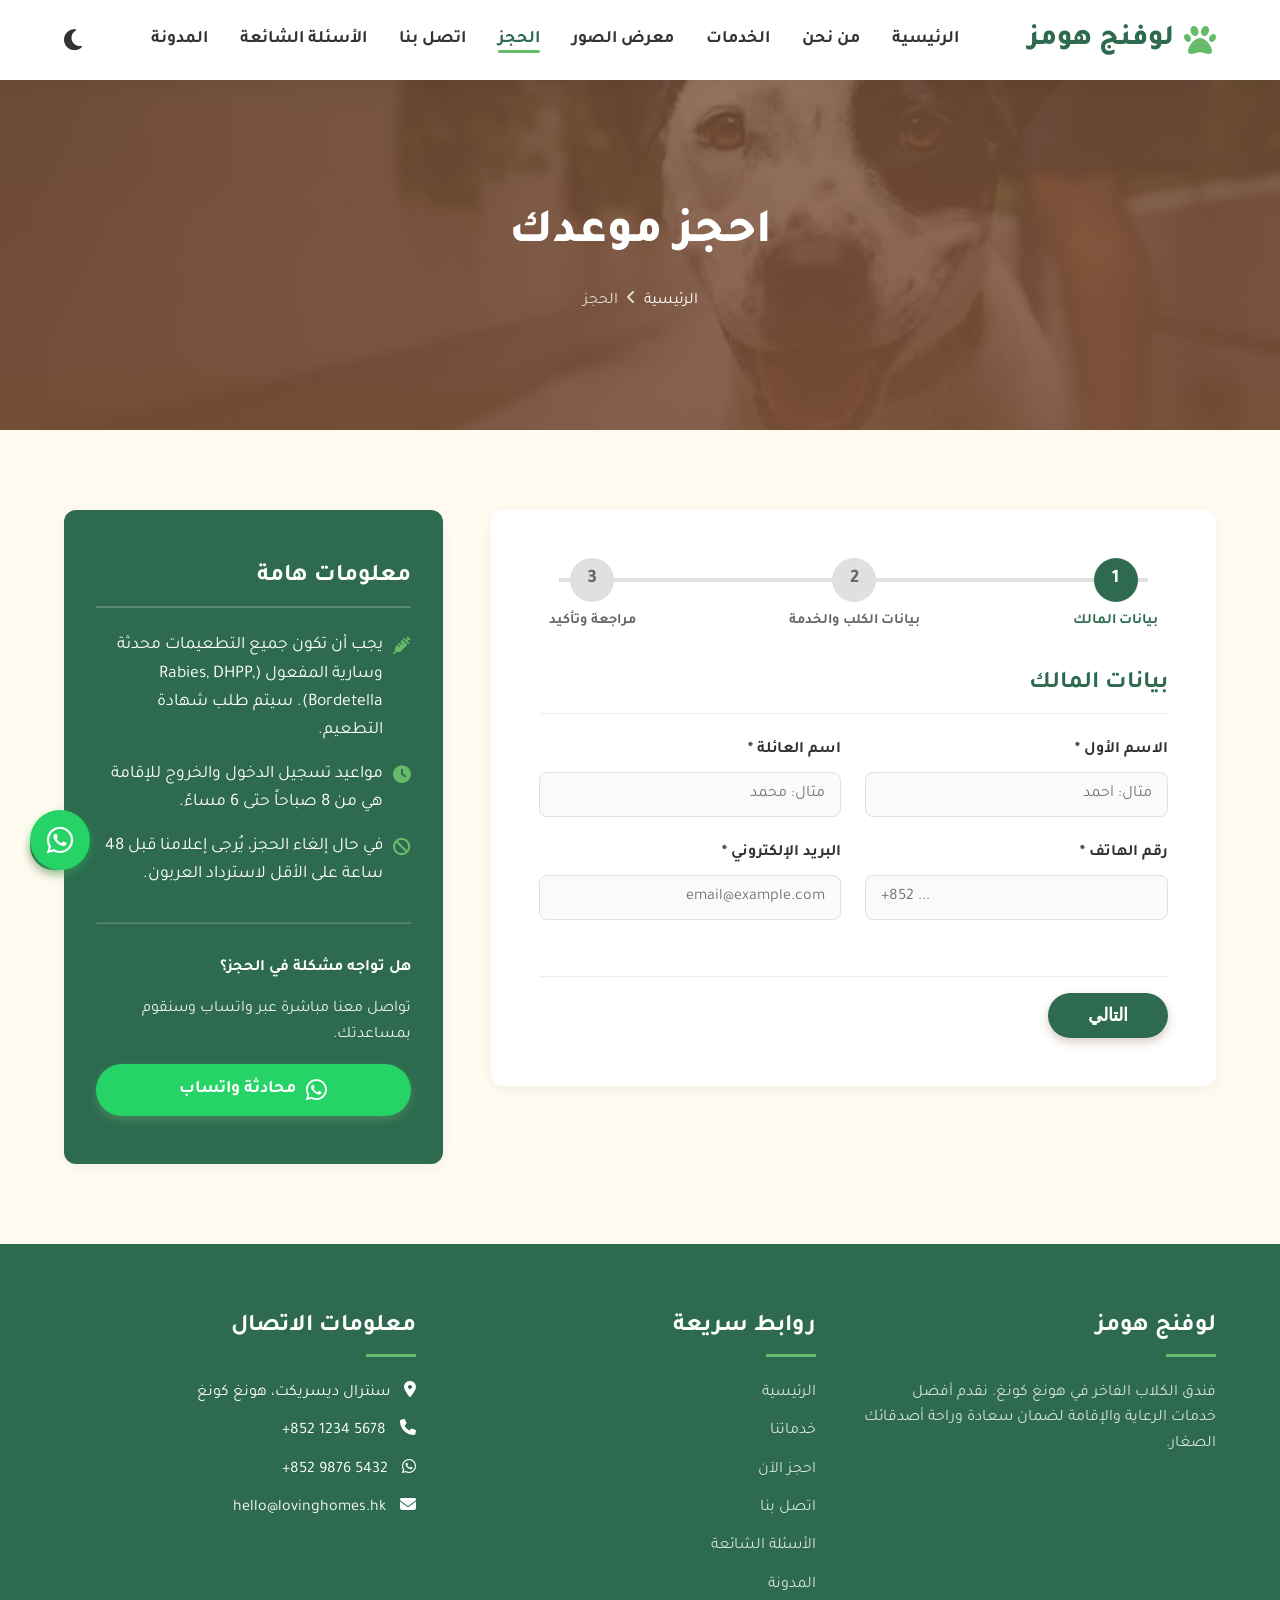
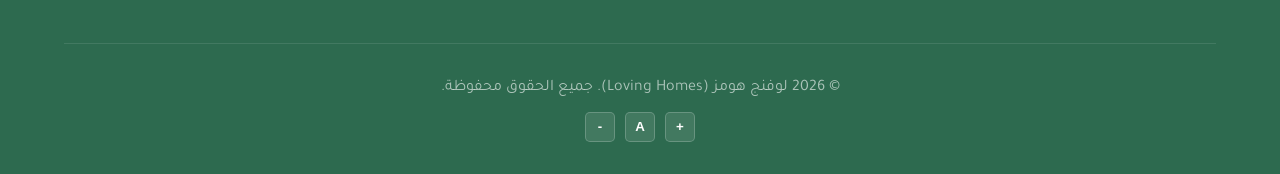
<file: booking.html>
<!DOCTYPE html>
<html lang="ar" dir="rtl">

<head>
    <meta charset="UTF-8">
    <meta name="viewport" content="width=device-width, initial-scale=1.0">
    <meta name="description" content="احجز إقامة كلبك، موعد حلاقة، أو جولات مشي في لوفنج هومز بكل سهولة.">
    <title>الحجز | لوفنج هومز</title>

    <!-- Google Fonts -->
    <link rel="preconnect" href="https://fonts.googleapis.com">
    <link rel="preconnect" href="https://fonts.gstatic.com" crossorigin>
    <link
        href="https://fonts.googleapis.com/css2?family=Roboto:wght@400;500;700&family=Tajawal:wght@400;500;700;800&display=swap"
        rel="stylesheet">

    <!-- FontAwesome Icons -->
    <link rel="stylesheet" href="https://cdnjs.cloudflare.com/ajax/libs/font-awesome/6.4.0/css/all.min.css"
        integrity="sha512-iecdLmaskl7CVkqkXNQ/ZH/XLlvWZOJyj7Yy7tcenmpD1ypASozpmT/E0iPtmFIB46ZmdtAc9eNBvH0H/ZpiBw=="
        crossorigin="anonymous" referrerpolicy="no-referrer" />

    <!-- Custom CSS -->
    <link rel="stylesheet" href="style.css">
    <!-- Dark Mode Init -->
    <script src="dark-mode.js"></script>

    <style>
        .booking-wrapper {
            display: flex;
            gap: 3rem;
            align-items: flex-start;
        }

        .booking-form {
            flex: 2;
            background: var(--white);
            padding: 3rem;
            border-radius: var(--border-radius);
            box-shadow: var(--shadow);
        }

        .booking-sidebar {
            flex: 1;
            background: var(--primary-color);
            color: var(--white);
            padding: 3rem 2rem;
            border-radius: var(--border-radius);
            box-shadow: var(--shadow);
            position: sticky;
            top: 100px;
        }

        .sidebar-title {
            font-size: 1.5rem;
            margin-bottom: 1.5rem;
            border-bottom: 2px solid rgba(255, 255, 255, 0.2);
            padding-bottom: 10px;
        }

        .sidebar-list {
            list-style: none;
            margin-bottom: 2rem;
        }

        .sidebar-list li {
            margin-bottom: 1rem;
            display: flex;
            align-items: flex-start;
            gap: 10px;
            font-size: 1.1rem;
        }

        .sidebar-list li i {
            color: var(--accent-color);
            margin-top: 5px;
        }

        .form-section-title {
            font-size: 1.5rem;
            color: var(--primary-color);
            margin-bottom: 1.5rem;
            border-bottom: 1px solid #eee;
            padding-bottom: 10px;
        }

        .checkbox-group {
            display: flex;
            align-items: center;
            gap: 10px;
            margin-bottom: 1rem;
        }

        .checkbox-group input {
            width: 20px;
            height: 20px;
            accent-color: var(--primary-color);
        }

        @media (max-width: 991px) {
            .booking-wrapper {
                flex-direction: column-reverse;
            }

            .booking-sidebar {
                position: static;
                width: 100%;
            }
        }
    </style>
</head>

<body class="bg-light">

    <!-- Header & Navigation -->
    <header class="header">
        <!-- Navigation injected dynamically by main.js -->
    </header>

    <!-- Page Header -->
    <section class="page-header"
        style="background-image: linear-gradient(rgba(123, 80, 55, 0.8), rgba(123, 80, 55, 0.9)), url('Photos and videos/17.avif');">
        <div class="container">
            <h1 class="page-title">احجز موعدك</h1>
            <div class="breadcrumb">
                <a href="index.html">الرئيسية</a>
                <span><i class="fa-solid fa-angle-left"></i></span>
                <span>الحجز</span>
            </div>
        </div>
    </section>

    <!-- Booking Section -->
    <section>
        <div class="container">
            <div class="booking-wrapper">

                <!-- Main Form -->
                <div class="booking-form">
                    <form id="fullBookingForm" class="wizard-form">

                        <!-- Wizard Progress -->
                        <div class="wizard-steps">
                            <div class="step-indicator active">
                                <div class="step-circle">1</div>
                                <span class="step-label">بيانات المالك</span>
                            </div>
                            <div class="step-indicator">
                                <div class="step-circle">2</div>
                                <span class="step-label">بيانات الكلب والخدمة</span>
                            </div>
                            <div class="step-indicator">
                                <div class="step-circle">3</div>
                                <span class="step-label">مراجعة وتأكيد</span>
                            </div>
                        </div>

                        <!-- Step 1: Owner Info -->
                        <div class="wizard-step">
                            <h3 class="form-section-title">بيانات المالك</h3>
                            <div class="form-row">
                                <div class="form-col form-group">
                                    <label for="firstName" class="form-label">الاسم الأول *</label>
                                    <input type="text" id="firstName" class="form-control" required
                                        placeholder="مثال: أحمد">
                                </div>
                                <div class="form-col form-group">
                                    <label for="lastName" class="form-label">اسم العائلة *</label>
                                    <input type="text" id="lastName" class="form-control" required
                                        placeholder="مثال: محمد">
                                </div>
                            </div>
                            <div class="form-row">
                                <div class="form-col form-group">
                                    <label for="phone" class="form-label">رقم الهاتف *</label>
                                    <input type="tel" id="phone" class="form-control" required placeholder="+852 ...">
                                </div>
                                <div class="form-col form-group">
                                    <label for="email" class="form-label">البريد الإلكتروني *</label>
                                    <input type="email" id="email" class="form-control" required
                                        placeholder="email@example.com">
                                </div>
                            </div>
                        </div>

                        <!-- Step 2: Pet Info & Booking -->
                        <div class="wizard-step">
                            <h3 class="form-section-title">بيانات الكلب</h3>
                            <div class="form-row">
                                <div class="form-col form-group">
                                    <label for="dogName" class="form-label">اسم الكلب *</label>
                                    <input type="text" id="dogName" class="form-control" required
                                        placeholder="اسم كلبك الأليف">
                                </div>
                                <div class="form-col form-group">
                                    <label for="dogBreed" class="form-label">الفصيلة</label>
                                    <input type="text" id="dogBreed" class="form-control"
                                        placeholder="مثال: جولدن ريتريفر">
                                </div>
                            </div>
                            <div class="form-row">
                                <div class="form-col form-group">
                                    <label for="dogAge" class="form-label">العمر (بالسنوات)</label>
                                    <input type="number" id="dogAge" class="form-control" min="0" step="0.5"
                                        placeholder="مثال: 2.5">
                                </div>
                                <div class="form-col form-group">
                                    <label for="dogWeight" class="form-label">الوزن التقريبي</label>
                                    <select id="dogWeight" class="form-control">
                                        <option value="" disabled selected>اختر الوزن التقريبي...</option>
                                        <option value="small">أقل من 10 كجم</option>
                                        <option value="medium">10-25 كجم</option>
                                        <option value="large">أكثر من 25 كجم</option>
                                    </select>
                                </div>
                            </div>

                            <h3 class="form-section-title" style="margin-top: 2rem;">تفاصيل الحجز</h3>
                            <div class="form-group">
                                <label for="mainService" class="form-label">الخدمة المطلوبة *</label>
                                <select id="mainService" class="form-control" required>
                                    <option value="" disabled selected>اختر...</option>
                                    <option value="boarding">إقامة (كلاسيكية/مميزة)</option>
                                    <option value="daycare">رعاية نهارية (Day Care)</option>
                                    <option value="grooming">حلاقة وعناية</option>
                                    <option value="walking">جولة مشي</option>
                                </select>
                            </div>

                            <div class="form-row">
                                <div class="form-col form-group">
                                    <label for="bStartDate" class="form-label">تاريخ البدء/الموعد *</label>
                                    <input type="date" id="bStartDate" class="form-control" required>
                                </div>
                                <div class="form-col form-group">
                                    <label for="bEndDate" class="form-label">تاريخ الانتهاء (للإقامة فقط)</label>
                                    <input type="date" id="bEndDate" class="form-control">
                                </div>
                            </div>

                            <div class="form-group">
                                <label for="notes" class="form-label">ملاحظات إضافية أو متطلبات طبية تخص كلبك</label>
                                <textarea id="notes" class="form-control" rows="4"
                                    placeholder="هل يعاني كلبك من أي حساسية؟ هل يتناول أدوية معينة؟"></textarea>
                            </div>
                        </div>

                        <!-- Step 3: Review -->
                        <div class="wizard-step">
                            <h3 class="form-section-title">مراجعة وتأكيد</h3>

                            <div class="review-box">
                                <p class="review-item">الاسم: <strong id="sumName"></strong></p>
                                <p class="review-item">الهاتف: <strong id="sumPhone"></strong></p>
                                <p class="review-item">اسم الكلب: <strong id="sumDogName"></strong></p>
                                <p class="review-item">الخدمة المطلوبة: <strong id="sumService"></strong></p>
                                <p class="review-item">تاريخ البدء: <strong id="sumDate"></strong></p>
                            </div>

                            <div class="checkbox-group">
                                <input type="checkbox" id="terms" required>
                                <label for="terms" class="form-label" style="margin-bottom: 0;">أوافق على <a href="#"
                                        style="color: var(--primary-color); text-decoration: underline;">الشروط
                                        والأحكام</a>
                                    الخاصة بلوفنج هومز.</label>
                            </div>
                        </div>

                        <div class="wizard-buttons">
                            <button type="button" class="btn btn-secondary" id="btnPrev"
                                style="border: 1px solid #ccc; background: none; color: #333; padding: 12px 30px;">السابق</button>
                            <button type="button" class="btn btn-primary" id="btnNext"
                                style="padding: 12px 40px;">التالي</button>
                            <button type="submit" class="btn btn-accent" id="btnSubmit"
                                style="padding: 12px 40px; display: none;">تأكيد الحجز</button>
                        </div>
                    </form>
                </div>

                <!-- Sidebar Tips / info -->
                <div class="booking-sidebar">
                    <h3 class="sidebar-title">معلومات هامة</h3>
                    <ul class="sidebar-list">
                        <li>
                            <i class="fa-solid fa-syringe"></i>
                            <span>يجب أن تكون جميع التطعيمات محدثة وسارية المفعول (Rabies, DHPP, Bordetella). سيتم طلب
                                شهادة التطعيم.</span>
                        </li>
                        <li>
                            <i class="fa-solid fa-clock"></i>
                            <span>مواعيد تسجيل الدخول والخروج للإقامة هي من 8 صباحاً حتى 6 مساءً.</span>
                        </li>
                        <li>
                            <i class="fa-solid fa-ban"></i>
                            <span>في حال إلغاء الحجز، يُرجى إعلامنا قبل 48 ساعة على الأقل لاسترداد العربون.</span>
                        </li>
                    </ul>
                    <hr style="border-color: rgba(255,255,255,0.2); margin: 2rem 0;">
                    <h4 style="margin-bottom: 1rem;">هل تواجه مشكلة في الحجز؟</h4>
                    <p style="opacity: 0.9; margin-bottom: 1rem;">تواصل معنا مباشرة عبر واتساب وسنقوم بمساعدتك.</p>
                    <a href="https://wa.me/85298765432" class="btn btn-accent btn-block"
                        style="background: #25D366; color: white; display: flex; align-items: center; justify-content: center; gap: 10px;">
                        <i class="fa-brands fa-whatsapp" style="font-size: 1.5rem;"></i> محادثة واتساب
                    </a>
                </div>

            </div>
        </div>
    </section>

    <!-- Footer -->
    <footer class="footer">
        <div class="container">
            <div class="footer-grid">
                <div class="footer-col">
                    <h3>لوفنج هومز</h3>
                    <p>فندق الكلاب الفاخر في هونغ كونغ. نقدم أفضل خدمات الرعاية والإقامة لضمان سعادة وراحة أصدقائك
                        الصغار.</p>
                </div>

                <div class="footer-col">
                    <h3>روابط سريعة</h3>
                    <ul class="footer-links">
                        <li><a href="index.html">الرئيسية</a></li>
                        <li><a href="services.html">خدماتنا</a></li>
                        <li><a href="booking.html">احجز الآن</a></li>
                        <li><a href="contact.html">اتصل بنا</a></li>
                        <li><a href="faq.html">الأسئلة الشائعة</a></li>
                        <li><a href="blog.html">المدونة</a></li>
                    </ul>
                </div>

                <div class="footer-col">
                    <h3>معلومات الاتصال</h3>
                    <ul class="footer-links">
                        <li><i class="fa-solid fa-location-dot" style="margin-left: 10px;"></i> سنترال ديسريكت، هونغ
                            كونغ</li>
                        <li><i class="fa-solid fa-phone" style="margin-left: 10px;"></i> <span dir="ltr">+852 1234
                                5678</span></li>
                        <li><i class="fa-brands fa-whatsapp" style="margin-left: 10px;"></i> <span dir="ltr">+852 9876
                                5432</span></li>
                        <li><i class="fa-solid fa-envelope" style="margin-left: 10px;"></i> hello@lovinghomes.hk</li>
                    </ul>
                </div>
            </div>
            <div class="footer-bottom">
                <p>&copy; 2026 لوفنج هومز (Loving Homes). جميع الحقوق محفوظة.</p>
            </div>
        </div>
    </footer>

    <!-- Floating Buttons (WhatsApp + Search) -->
    <div class="floating-buttons">
        <a href="https://wa.me/85298765432" class="whatsapp-float" target="_blank" rel="noopener noreferrer"
            aria-label="تواصل معنا عبر واتساب">
            <i class="fa-brands fa-whatsapp"></i>
        </a>
        <a class="search-float" aria-label="بحث في الموقع">
            <i class="fa-solid fa-magnifying-glass"></i>
        </a>
    </div>

    <!-- Search Overlay -->
    <div class="search-overlay" id="searchOverlay">
        <div class="search-box">
            <input type="text" class="search-input" placeholder="ابحث في الموقع..." />
            <button class="search-close" aria-label="إغلاق البحث"><i class="fa-solid fa-xmark"></i></button>
        </div>
        <div class="search-results"></div>
    </div>

    <!-- Main JS -->
    <script src="main.js"></script>
    <script>
        // Additional Booking Logic
        document.addEventListener('DOMContentLoaded', () => {
            // Auto-select service if passed in URL query param
            const urlParams = new URLSearchParams(window.location.search);
            const serviceParam = urlParams.get('service');
            const packageParam = urlParams.get('package');
            const mainServiceSelect = document.getElementById('mainService');

            if (serviceParam && mainServiceSelect) {
                mainServiceSelect.value = serviceParam;
            } else if (packageParam && mainServiceSelect) {
                if (packageParam === 'daycare') {
                    mainServiceSelect.value = 'daycare';
                } else if (packageParam === 'premium' || packageParam === 'classic') {
                    mainServiceSelect.value = 'boarding';
                }
            }
        });
    </script>
</body>

</html>
</file>
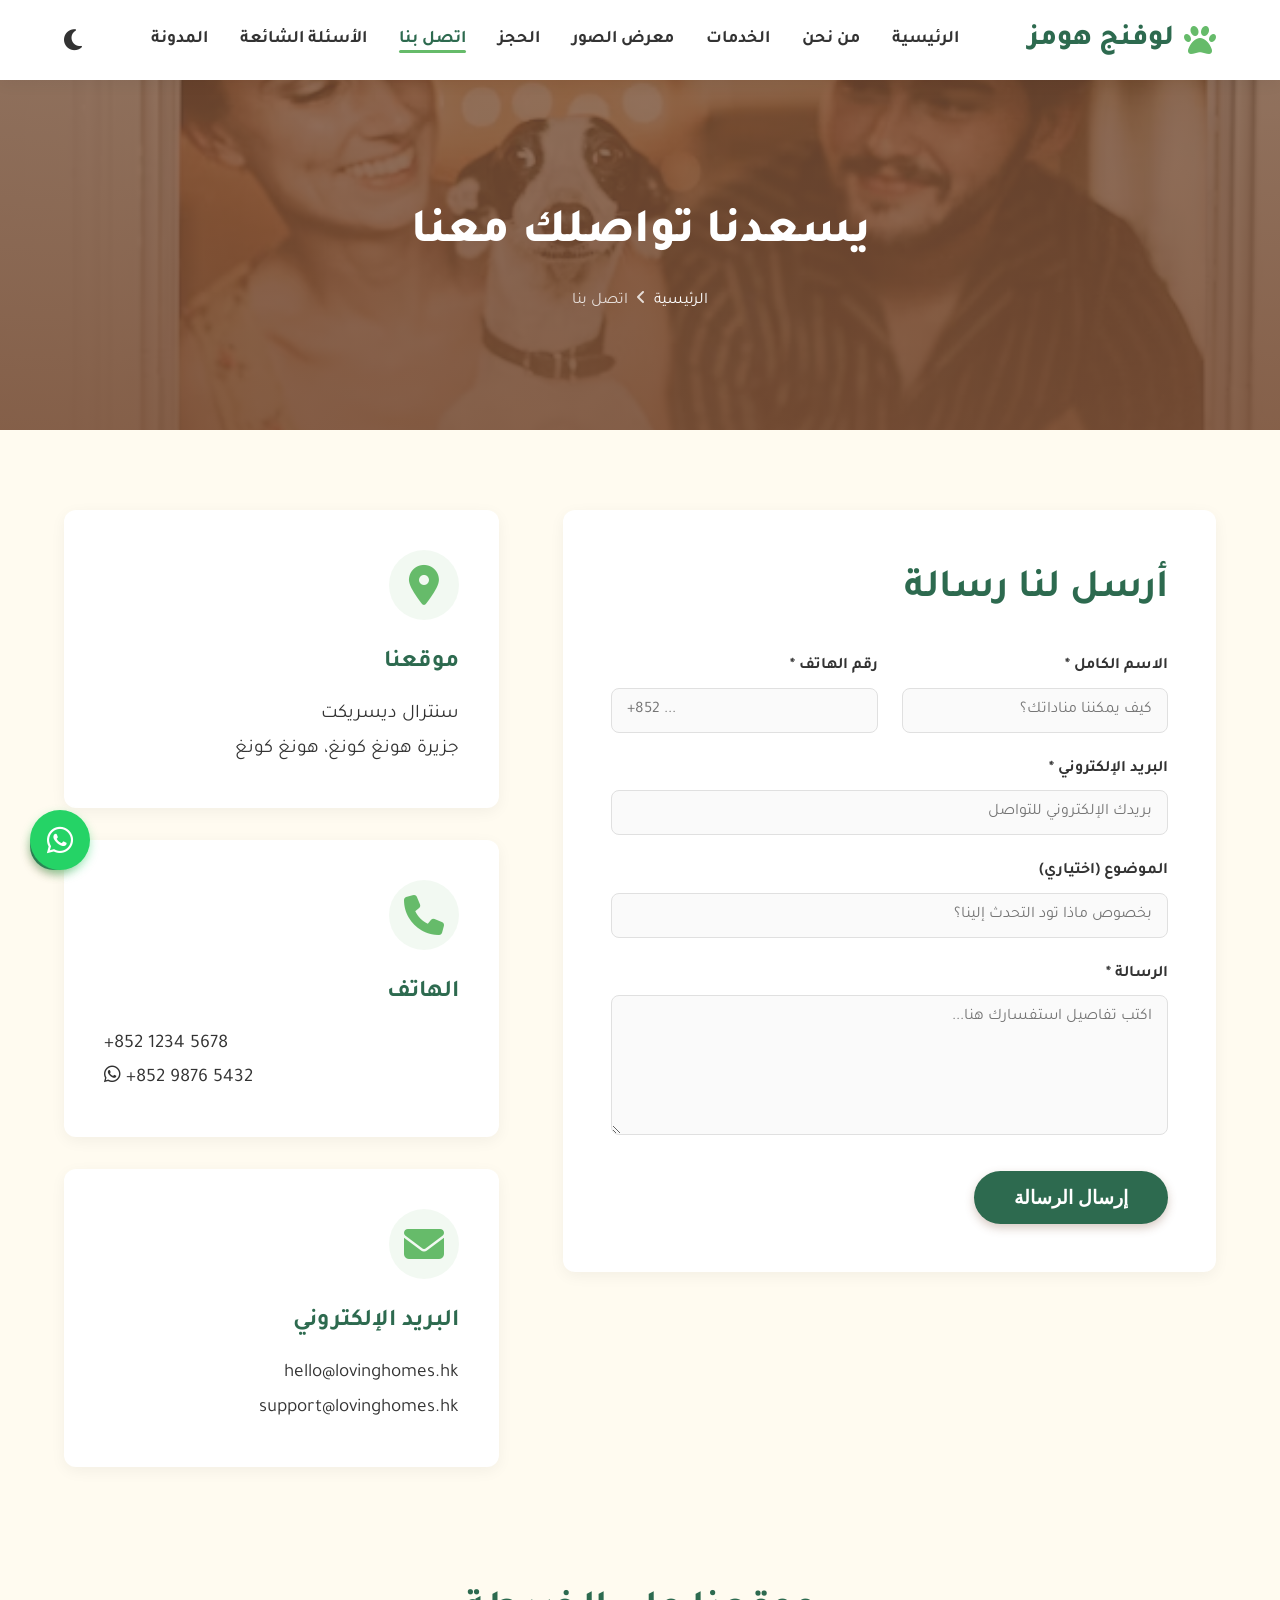
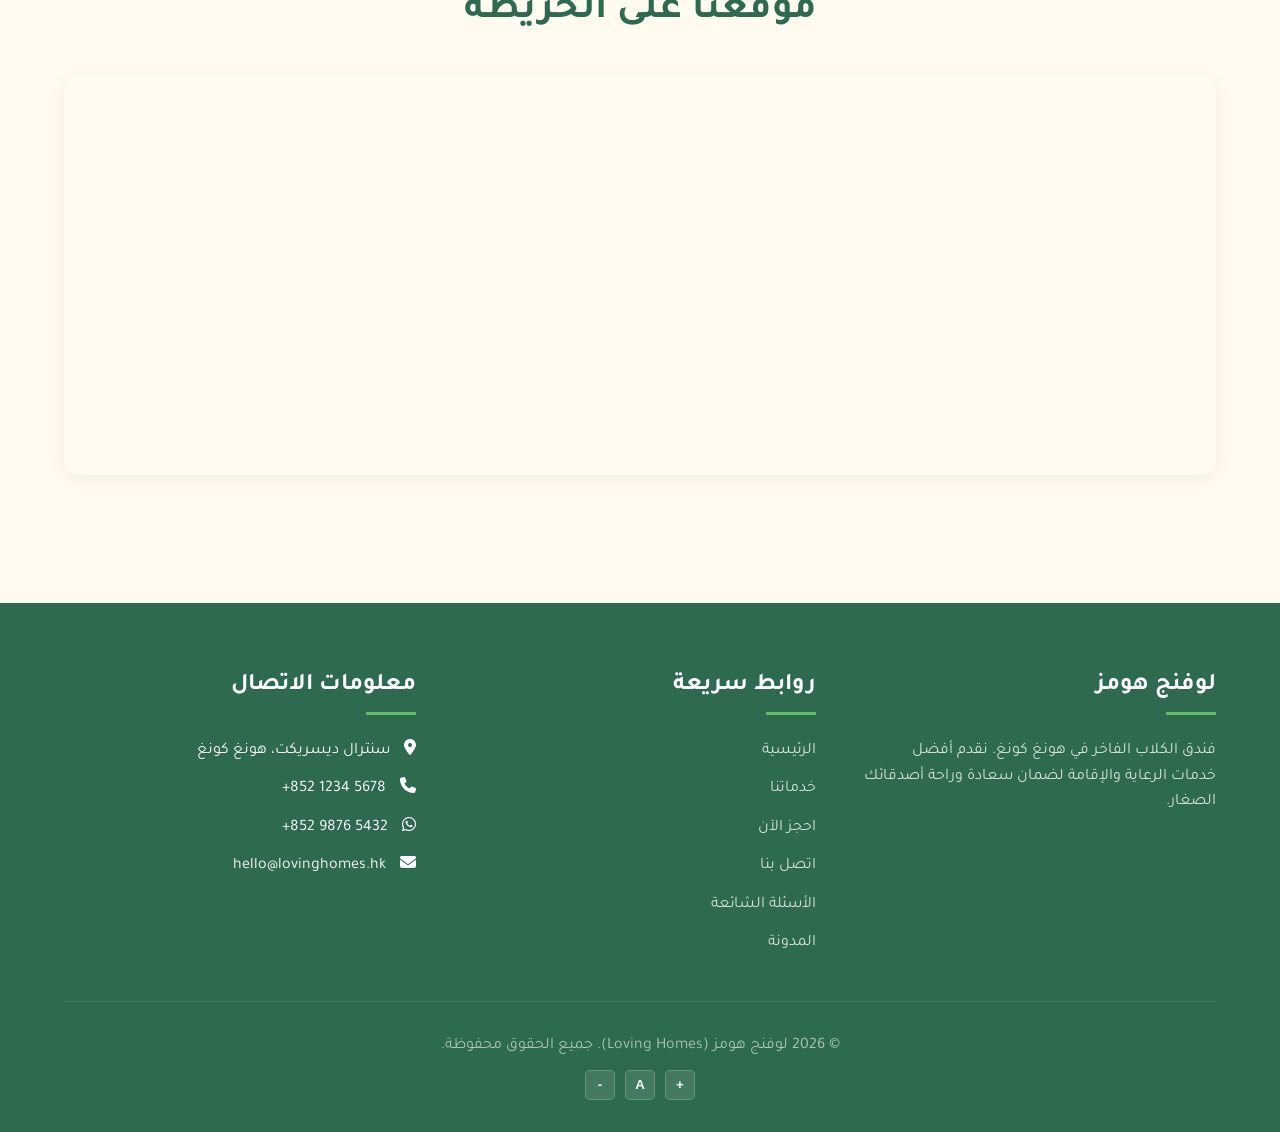
<file: contact.html>
<!DOCTYPE html>
<html lang="ar" dir="rtl">

<head>
    <meta charset="UTF-8">
    <meta name="viewport" content="width=device-width, initial-scale=1.0">
    <meta name="description"
        content="تواصل مع فندق لوفنج هومز للكلاب في هونغ كونغ. نحن متواجدون للرد على استفساراتكم وحجز مواعيدكم بكل سرور.">
    <title>اتصل بنا | لوفنج هومز</title>

    <!-- Google Fonts -->
    <link rel="preconnect" href="https://fonts.googleapis.com">
    <link rel="preconnect" href="https://fonts.gstatic.com" crossorigin>
    <link
        href="https://fonts.googleapis.com/css2?family=Roboto:wght@400;500;700&family=Tajawal:wght@400;500;700;800&display=swap"
        rel="stylesheet">

    <!-- FontAwesome Icons -->
    <link rel="stylesheet" href="https://cdnjs.cloudflare.com/ajax/libs/font-awesome/6.4.0/css/all.min.css"
        integrity="sha512-iecdLmaskl7CVkqkXNQ/ZH/XLlvWZOJyj7Yy7tcenmpD1ypASozpmT/E0iPtmFIB46ZmdtAc9eNBvH0H/ZpiBw=="
        crossorigin="anonymous" referrerpolicy="no-referrer" />

    <!-- Custom CSS -->
    <link rel="stylesheet" href="style.css">
    <!-- Dark Mode Init -->
    <script src="dark-mode.js"></script>

    <style>
        .contact-layout {
            display: flex;
            gap: 4rem;
        }

        .contact-main {
            flex: 3;
        }

        .contact-sidebar {
            flex: 2;
        }

        .map-container {
            width: 100%;
            height: 400px;
            border-radius: var(--border-radius);
            overflow: hidden;
            box-shadow: var(--shadow);
            margin-bottom: 3rem;
        }

        .contact-card {
            background: var(--white);
            padding: 2.5rem;
            border-radius: var(--border-radius);
            box-shadow: var(--shadow);
            margin-bottom: 2rem;
            transition: var(--transition);
        }

        .contact-card:hover {
            transform: translateY(-5px);
            box-shadow: var(--shadow-hover);
        }

        .contact-card-icon {
            font-size: 2.5rem;
            color: var(--accent-color);
            margin-bottom: 1.5rem;
            display: inline-block;
            background: rgba(129, 199, 132, 0.1);
            width: 70px;
            height: 70px;
            line-height: 70px;
            text-align: center;
            border-radius: 50%;
        }

        .contact-card-title {
            font-size: 1.5rem;
            color: var(--primary-color);
            margin-bottom: 1rem;
        }

        .contact-card p,
        .contact-card a {
            font-size: 1.2rem;
            color: var(--text-color);
            line-height: 1.8;
            display: block;
        }

        .contact-card a:hover {
            color: var(--accent-color);
        }

        @media (max-width: 991px) {
            .contact-layout {
                flex-direction: column;
            }
        }
    </style>
</head>

<body class="bg-light">

    <!-- Header & Navigation -->
    <header class="header">
        <!-- Navigation injected dynamically by main.js -->
    </header>

    <!-- Page Header -->
    <section class="page-header"
        style="background-image: linear-gradient(rgba(123, 80, 55, 0.8), rgba(123, 80, 55, 0.9)), url('Photos and videos/18.avif');">
        <div class="container">
            <h1 class="page-title">يسعدنا تواصلك معنا</h1>
            <div class="breadcrumb">
                <a href="index.html">الرئيسية</a>
                <span><i class="fa-solid fa-angle-left"></i></span>
                <span>اتصل بنا</span>
            </div>
        </div>
    </section>

    <!-- Contact Details & Form -->
    <section>
        <div class="container">

            <div class="contact-layout">
                <!-- Contact Forms Area -->
                <div class="contact-main">
                    <div class="form-container" style="max-width: 100%; margin: 0; padding: 3rem;">
                        <h2 class="section-title" style="text-align: right; margin-bottom: 2rem;">أرسل لنا رسالة</h2>

                        <form id="contactForm">
                            <div class="form-row">
                                <div class="form-col form-group">
                                    <label for="cName" class="form-label">الاسم الكامل *</label>
                                    <input type="text" id="cName" class="form-control" required
                                        placeholder="كيف يمكننا مناداتك؟">
                                </div>
                                <div class="form-col form-group">
                                    <label for="cPhone" class="form-label">رقم الهاتف *</label>
                                    <input type="tel" id="cPhone" class="form-control" required placeholder="+852 ...">
                                </div>
                            </div>

                            <div class="form-group">
                                <label for="cEmail" class="form-label">البريد الإلكتروني *</label>
                                <input type="email" id="cEmail" class="form-control" required
                                    placeholder="بريدك الإلكتروني للتواصل">
                            </div>

                            <div class="form-group">
                                <label for="cSubject" class="form-label">الموضوع (اختياري)</label>
                                <input type="text" id="cSubject" class="form-control"
                                    placeholder="بخصوص ماذا تود التحدث إلينا؟">
                            </div>

                            <div class="form-group">
                                <label for="cMessage" class="form-label">الرسالة *</label>
                                <textarea id="cMessage" class="form-control" rows="6" required
                                    placeholder="اكتب تفاصيل استفسارك هنا..."></textarea>
                            </div>

                            <button type="submit" class="btn btn-primary"
                                style="padding: 15px 40px; font-size: 1.2rem;">إرسال الرسالة</button>
                        </form>
                    </div>
                </div>

                <!-- Contact Sidebar -->
                <div class="contact-sidebar">
                    <div class="contact-card">
                        <i class="fa-solid fa-location-dot contact-card-icon"></i>
                        <h3 class="contact-card-title">موقعنا</h3>
                        <p>سنترال ديسريكت<br>جزيرة هونغ كونغ، هونغ كونغ</p>
                    </div>

                    <div class="contact-card">
                        <i class="fa-solid fa-phone contact-card-icon"></i>
                        <h3 class="contact-card-title">الهاتف</h3>
                        <a href="tel:+85212345678" dir="ltr">+852 1234 5678</a>
                        <a href="https://wa.me/85298765432" dir="ltr"><i class="fa-brands fa-whatsapp"></i> +852 9876
                            5432</a>
                    </div>

                    <div class="contact-card">
                        <i class="fa-solid fa-envelope contact-card-icon"></i>
                        <h3 class="contact-card-title">البريد الإلكتروني</h3>
                        <a href="mailto:hello@lovinghomes.hk">hello@lovinghomes.hk</a>
                        <a href="mailto:support@lovinghomes.hk">support@lovinghomes.hk</a>
                    </div>
                </div>
            </div>

            <!-- Map -->
            <div style="margin-top: 5rem;">
                <h2 class="section-title" style="margin-bottom: 2rem;">موقعنا على الخريطة</h2>
                <div class="map-container">
                    <iframe
                        src="https://www.google.com/maps/embed?pb=!1m18!1m12!1m3!1d118151.05318625298!2d114.116666!3d22.3!2m3!1f0!2f0!3f0!3m2!1i1024!2i768!4f13.1!3m3!1m2!1s0x3403e2eda332980f%3A0xf08ab3badbeac97c!2sHong%20Kong!5e0!3m2!1sen!2s!4v1680000000000!5m2!1sen!2s"
                        width="100%" height="100%" style="border:0;" allowfullscreen="" loading="lazy"
                        referrerpolicy="no-referrer-when-downgrade" title="خريطة لوفنج هومز في هونغ كونغ"></iframe>
                </div>
            </div>

        </div>
    </section>

    <!-- Footer -->
    <footer class="footer">
        <div class="container">
            <div class="footer-grid">
                <div class="footer-col">
                    <h3>لوفنج هومز</h3>
                    <p>فندق الكلاب الفاخر في هونغ كونغ. نقدم أفضل خدمات الرعاية والإقامة لضمان سعادة وراحة أصدقائك
                        الصغار.</p>
                </div>

                <div class="footer-col">
                    <h3>روابط سريعة</h3>
                    <ul class="footer-links">
                        <li><a href="index.html">الرئيسية</a></li>
                        <li><a href="services.html">خدماتنا</a></li>
                        <li><a href="booking.html">احجز الآن</a></li>
                        <li><a href="contact.html">اتصل بنا</a></li>
                        <li><a href="faq.html">الأسئلة الشائعة</a></li>
                        <li><a href="blog.html">المدونة</a></li>
                    </ul>
                </div>

                <div class="footer-col">
                    <h3>معلومات الاتصال</h3>
                    <ul class="footer-links">
                        <li><i class="fa-solid fa-location-dot" style="margin-left: 10px;"></i> سنترال ديسريكت، هونغ
                            كونغ</li>
                        <li><i class="fa-solid fa-phone" style="margin-left: 10px;"></i> <span dir="ltr">+852 1234
                                5678</span></li>
                        <li><i class="fa-brands fa-whatsapp" style="margin-left: 10px;"></i> <span dir="ltr">+852 9876
                                5432</span></li>
                        <li><i class="fa-solid fa-envelope" style="margin-left: 10px;"></i> hello@lovinghomes.hk</li>
                    </ul>
                </div>
            </div>
            <div class="footer-bottom">
                <p>&copy; 2026 لوفنج هومز (Loving Homes). جميع الحقوق محفوظة.</p>
            </div>
        </div>
    </footer>

    <!-- Floating Buttons (WhatsApp + Search) -->
    <div class="floating-buttons">
        <a href="https://wa.me/85298765432" class="whatsapp-float" target="_blank" rel="noopener noreferrer"
            aria-label="تواصل معنا عبر واتساب">
            <i class="fa-brands fa-whatsapp"></i>
        </a>
        <a class="search-float" aria-label="بحث في الموقع">
            <i class="fa-solid fa-magnifying-glass"></i>
        </a>
    </div>

    <!-- Search Overlay -->
    <div class="search-overlay" id="searchOverlay">
        <div class="search-box">
            <input type="text" class="search-input" placeholder="ابحث في الموقع..." />
            <button class="search-close" aria-label="إغلاق البحث"><i class="fa-solid fa-xmark"></i></button>
        </div>
        <div class="search-results"></div>
    </div>

    <!-- Main JS -->
    <script src="main.js"></script>
</body>

</html>
</file>
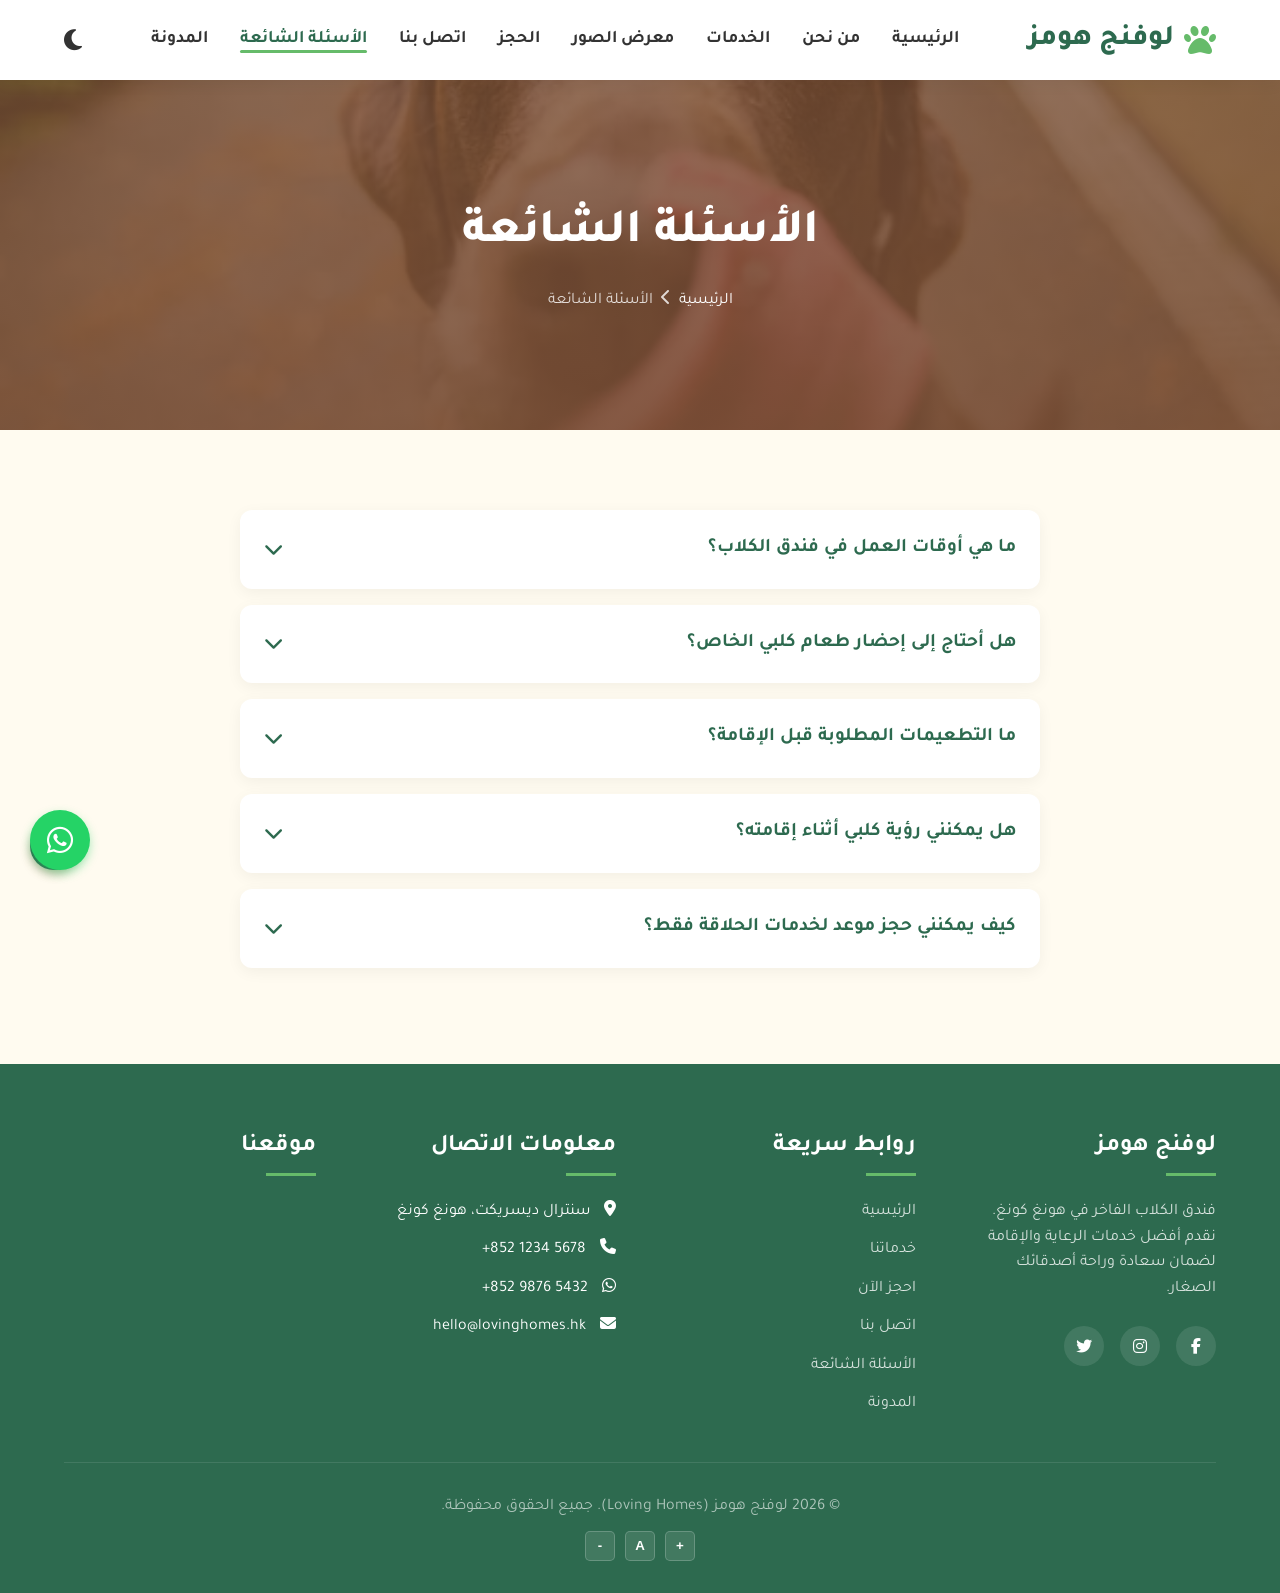
<file: faq.html>
<!DOCTYPE html>
<html lang="ar" dir="rtl">

<head>
    <meta charset="UTF-8">
    <meta name="viewport" content="width=device-width, initial-scale=1.0">
    <meta name="description" content="الأسئلة الشائعة عن فندق لوفنج هومز للكلاب في هونغ كونغ.">
    <title>الأسئلة الشائعة | لوفنج هومز</title>

    <!-- Google Fonts -->
    <link rel="preconnect" href="https://fonts.googleapis.com">
    <link rel="preconnect" href="https://fonts.gstatic.com" crossorigin>
    <link
        href="https://fonts.googleapis.com/css2?family=Roboto:wght@400;500;700&family=Tajawal:wght@400;500;700;800&display=swap"
        rel="stylesheet">

    <!-- FontAwesome Icons -->
    <link rel="stylesheet" href="https://cdnjs.cloudflare.com/ajax/libs/font-awesome/6.4.0/css/all.min.css"
        integrity="sha512-iecdLmaskl7CVkqkXNQ/ZH/XLlvWZOJyj7Yy7tcenmpD1ypASozpmT/E0iPtmFIB46ZmdtAc9eNBvH0H/ZpiBw=="
        crossorigin="anonymous" referrerpolicy="no-referrer" />

    <!-- Custom CSS -->
    <link rel="stylesheet" href="style.css">
    <!-- Dark Mode Init -->
    <script src="dark-mode.js"></script>
    <style>
        .faq-container {
            max-width: 800px;
            margin: 0 auto;
        }

        .faq-item {
            background-color: var(--white);
            border-radius: var(--border-radius);
            margin-bottom: 1rem;
            box-shadow: var(--shadow);
            overflow: hidden;
            transition: var(--transition);
        }

        .faq-question {
            padding: 1.5rem;
            font-size: 1.2rem;
            font-weight: bold;
            color: var(--primary-color);
            cursor: pointer;
            display: flex;
            justify-content: space-between;
            align-items: center;
        }

        .faq-question i {
            transition: var(--transition);
        }

        .faq-answer {
            padding: 0 1.5rem 1.5rem;
            color: var(--text-color);
            display: none;
            line-height: 1.8;
        }

        .faq-item.active .faq-answer {
            display: block;
        }

        .faq-item.active .faq-question i {
            transform: rotate(180deg);
        }
    </style>
</head>

<body>

    <!-- Header & Navigation -->
    <header class="header">
        <!-- Navigation injected dynamically by main.js -->
    </header>

    <!-- Page Header -->
    <section class="page-header">
        <div class="container">
            <h1 class="page-title">الأسئلة الشائعة</h1>
            <div class="breadcrumb">
                <a href="index.html">الرئيسية</a>
                <span><i class="fa-solid fa-chevron-left"></i></span>
                <span>الأسئلة الشائعة</span>
            </div>
        </div>
    </section>

    <!-- FAQ Section -->
    <section class="bg-light">
        <div class="container faq-container">
            <div class="faq-item">
                <div class="faq-question">ما هي أوقات العمل في فندق الكلاب؟ <i class="fa-solid fa-chevron-down"></i>
                </div>
                <div class="faq-answer">نحن نعمل على مدار 24 ساعة طوال أيام الأسبوع لضمان توفير الرعاية المستمرة لكلبك،
                    ولكن أوقات الاستقبال والتسليم تكون عادةً من الساعة 8:00 صباحاً حتى 8:00 مساءً.</div>
            </div>
            <div class="faq-item">
                <div class="faq-question">هل أحتاج إلى إحضار طعام كلبي الخاص؟ <i class="fa-solid fa-chevron-down"></i>
                </div>
                <div class="faq-answer">نعم، نحن نفضل أن تحضر طعام كلبك المعتاد لتجنب أي مشاكل في الجهاز الهضمي قد تنشأ
                    نتيجة لتغيير النظام الغذائي المفاجئ. إذا لم تتمكن من ذلك، نوفر طعام عالي الجودة مقابل رسوم إضافية.
                </div>
            </div>
            <div class="faq-item">
                <div class="faq-question">ما التطعيمات المطلوبة قبل الإقامة؟ <i class="fa-solid fa-chevron-down"></i>
                </div>
                <div class="faq-answer">يجب أن تكون جميع التطعيمات محدثة، بما في ذلك تطعيمات داء الكلب، البارفو،
                    والديستمبر. يرجى إحضار السجل الطبي لكلبك عند الزيارة.</div>
            </div>
            <div class="faq-item">
                <div class="faq-question">هل يمكنني رؤية كلبي أثناء إقامته؟ <i class="fa-solid fa-chevron-down"></i>
                </div>
                <div class="faq-answer">نعم! نحن نوفر كاميرات مراقبة متاحة 24/7 للعملاء الذين يحجزون الإقامة الفاخرة،
                    مما يتيح لك الاطمئنان على كلبك في أي وقت من خلال هاتفك.</div>
            </div>
            <div class="faq-item">
                <div class="faq-question">كيف يمكنني حجز موعد لخدمات الحلاقة فقط؟ <i
                        class="fa-solid fa-chevron-down"></i></div>
                <div class="faq-answer">يمكنك حجز موعد لخدمات الحلاقة عبر صفحة "الحجز" على موقعنا أو من خلال الاتصال بنا
                    مباشرة عبر الهاتف أو الواتساب.</div>
            </div>
        </div>
    </section>

    <!-- Footer -->
    <footer class="footer">
        <div class="container">
            <div class="footer-grid">
                <div class="footer-col">
                    <h3>لوفنج هومز</h3>
                    <p>فندق الكلاب الفاخر في هونغ كونغ. نقدم أفضل خدمات الرعاية والإقامة لضمان سعادة وراحة أصدقائك
                        الصغار.</p>
                    <div class="social-links">
                        <a href="#" aria-label="فيسبوك"><i class="fa-brands fa-facebook-f"></i></a>
                        <a href="#" aria-label="إنستغرام"><i class="fa-brands fa-instagram"></i></a>
                        <a href="#" aria-label="تويتر"><i class="fa-brands fa-twitter"></i></a>
                    </div>
                </div>

                <div class="footer-col">
                    <h3>روابط سريعة</h3>
                    <ul class="footer-links">
                        <li><a href="index.html">الرئيسية</a></li>
                        <li><a href="services.html">خدماتنا</a></li>
                        <li><a href="booking.html">احجز الآن</a></li>
                        <li><a href="contact.html">اتصل بنا</a></li>
                        <li><a href="faq.html">الأسئلة الشائعة</a></li>
                        <li><a href="blog.html">المدونة</a></li>
                    </ul>
                </div>

                <div class="footer-col">
                    <h3>معلومات الاتصال</h3>
                    <ul class="footer-links">
                        <li><i class="fa-solid fa-location-dot" style="margin-left: 10px;"></i> سنترال ديسريكت، هونغ
                            كونغ</li>
                        <li><i class="fa-solid fa-phone" style="margin-left: 10px;"></i> <span dir="ltr">+852 1234
                                5678</span></li>
                        <li><i class="fa-brands fa-whatsapp" style="margin-left: 10px;"></i> <span dir="ltr">+852 9876
                                5432</span></li>
                        <li><i class="fa-solid fa-envelope" style="margin-left: 10px;"></i> hello@lovinghomes.hk</li>
                    </ul>
                </div>

                <div class="footer-col">
                    <h3>موقعنا</h3>
                    <iframe
                        src="https://www.google.com/maps/embed?pb=!1m18!1m12!1m3!1d118151.05318625298!2d114.116666!3d22.3!2m3!1f0!2f0!3f0!3m2!1i1024!2i768!4f13.1!3m3!1m2!1s0x3403e2eda332980f%3A0xf08ab3badbeac97c!2sHong%20Kong!5e0!3m2!1sen!2s!4v1680000000000!5m2!1sen!2s"
                        width="100%" height="150" style="border:0; border-radius: 8px;" allowfullscreen=""
                        loading="lazy" referrerpolicy="no-referrer-when-downgrade"
                        title="خريطة موقع لوفنج هومز"></iframe>
                </div>
            </div>

            <div class="footer-bottom">
                <p>&copy; 2026 لوفنج هومز (Loving Homes). جميع الحقوق محفوظة.</p>
            </div>
        </div>
    </footer>

    <!-- Floating Buttons (WhatsApp + Search) -->
    <div class="floating-buttons">
        <a href="https://wa.me/85298765432" class="whatsapp-float" target="_blank" rel="noopener noreferrer"
            aria-label="تواصل معنا عبر واتساب">
            <i class="fa-brands fa-whatsapp"></i>
        </a>
        <a class="search-float" aria-label="بحث في الموقع">
            <i class="fa-solid fa-magnifying-glass"></i>
        </a>
    </div>

    <!-- Search Overlay -->
    <div class="search-overlay" id="searchOverlay">
        <div class="search-box">
            <input type="text" class="search-input" placeholder="ابحث في الموقع..." />
            <button class="search-close" aria-label="إغلاق البحث"><i class="fa-solid fa-xmark"></i></button>
        </div>
        <div class="search-results"></div>
    </div>

    <!-- Main JS -->
    <script src="main.js"></script>
    <script>
        // FAQ Accordion
        const faqItems = document.querySelectorAll('.faq-item');
        faqItems.forEach(item => {
            const question = item.querySelector('.faq-question');
            question.addEventListener('click', () => {
                const isActive = item.classList.contains('active');
                faqItems.forEach(i => i.classList.remove('active'));
                if (!isActive) {
                    item.classList.add('active');
                }
            });
        });
    </script>
</body>

</html>
</file>
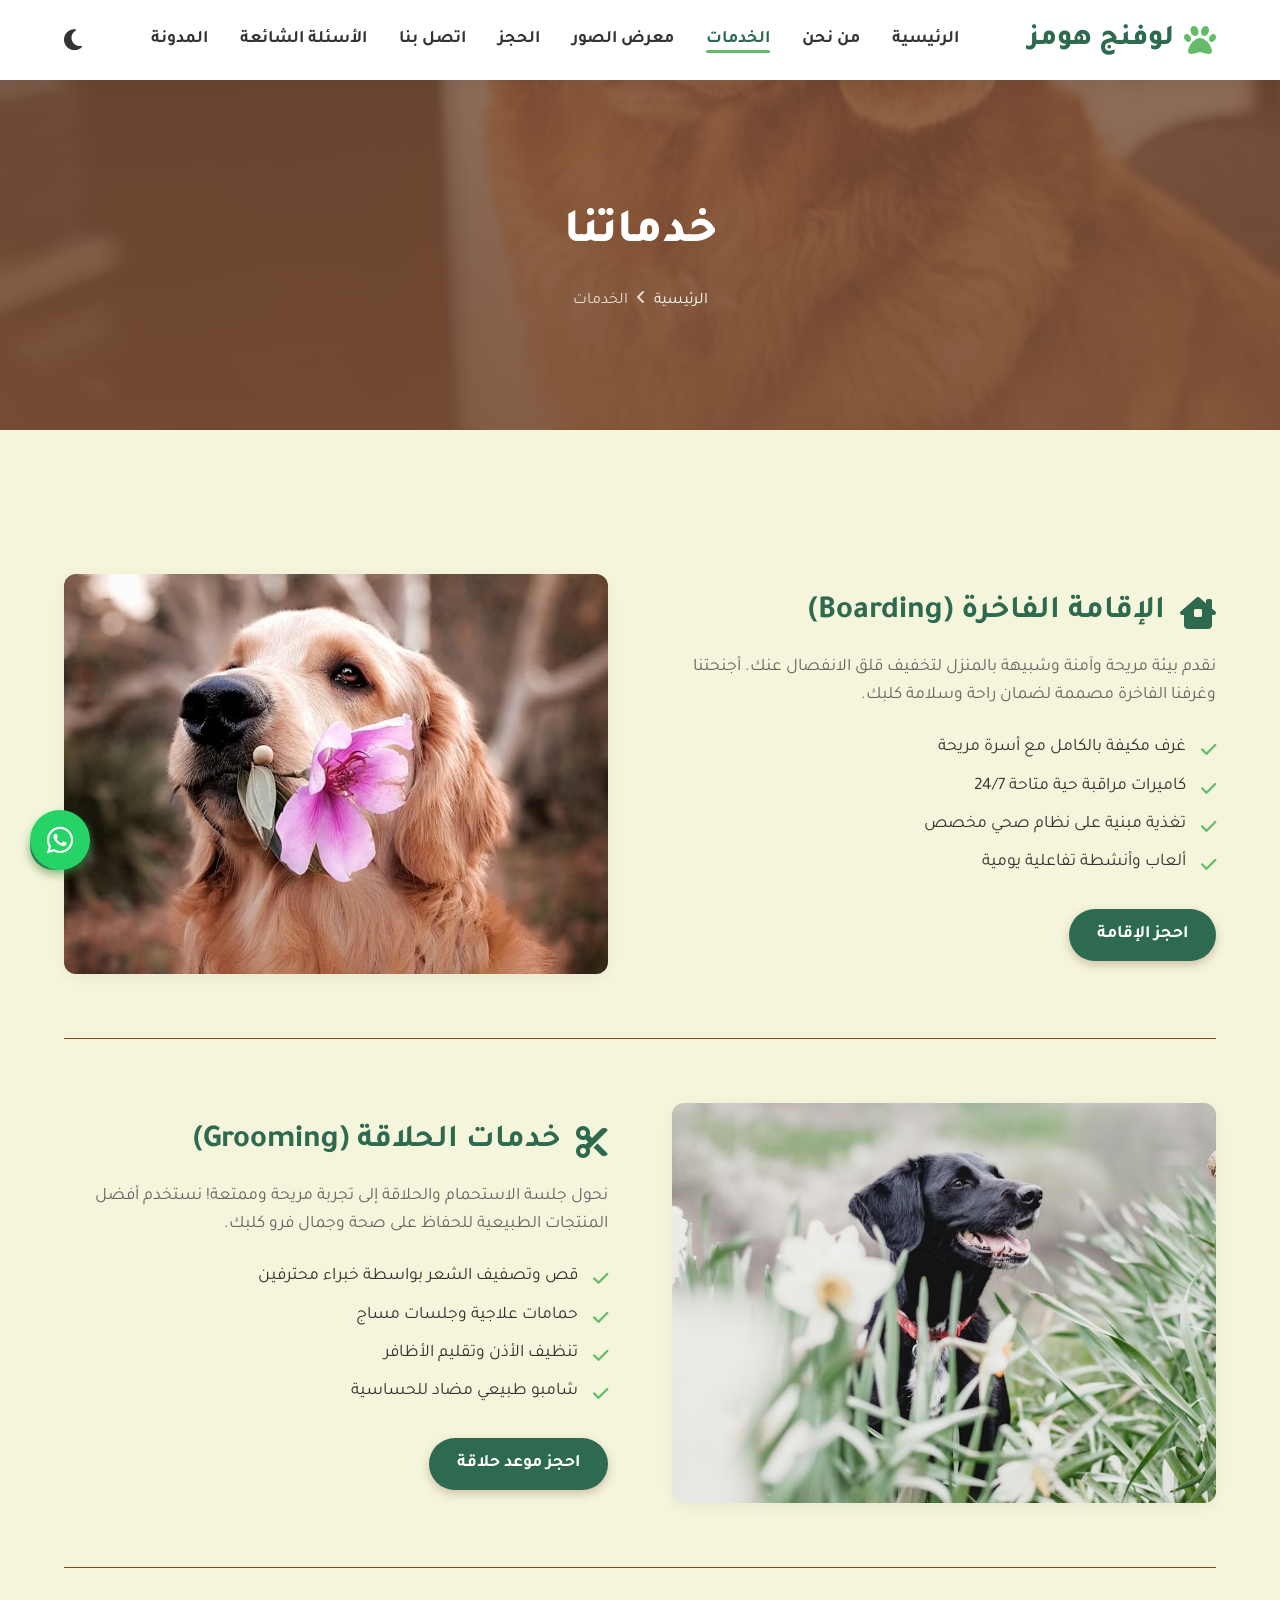
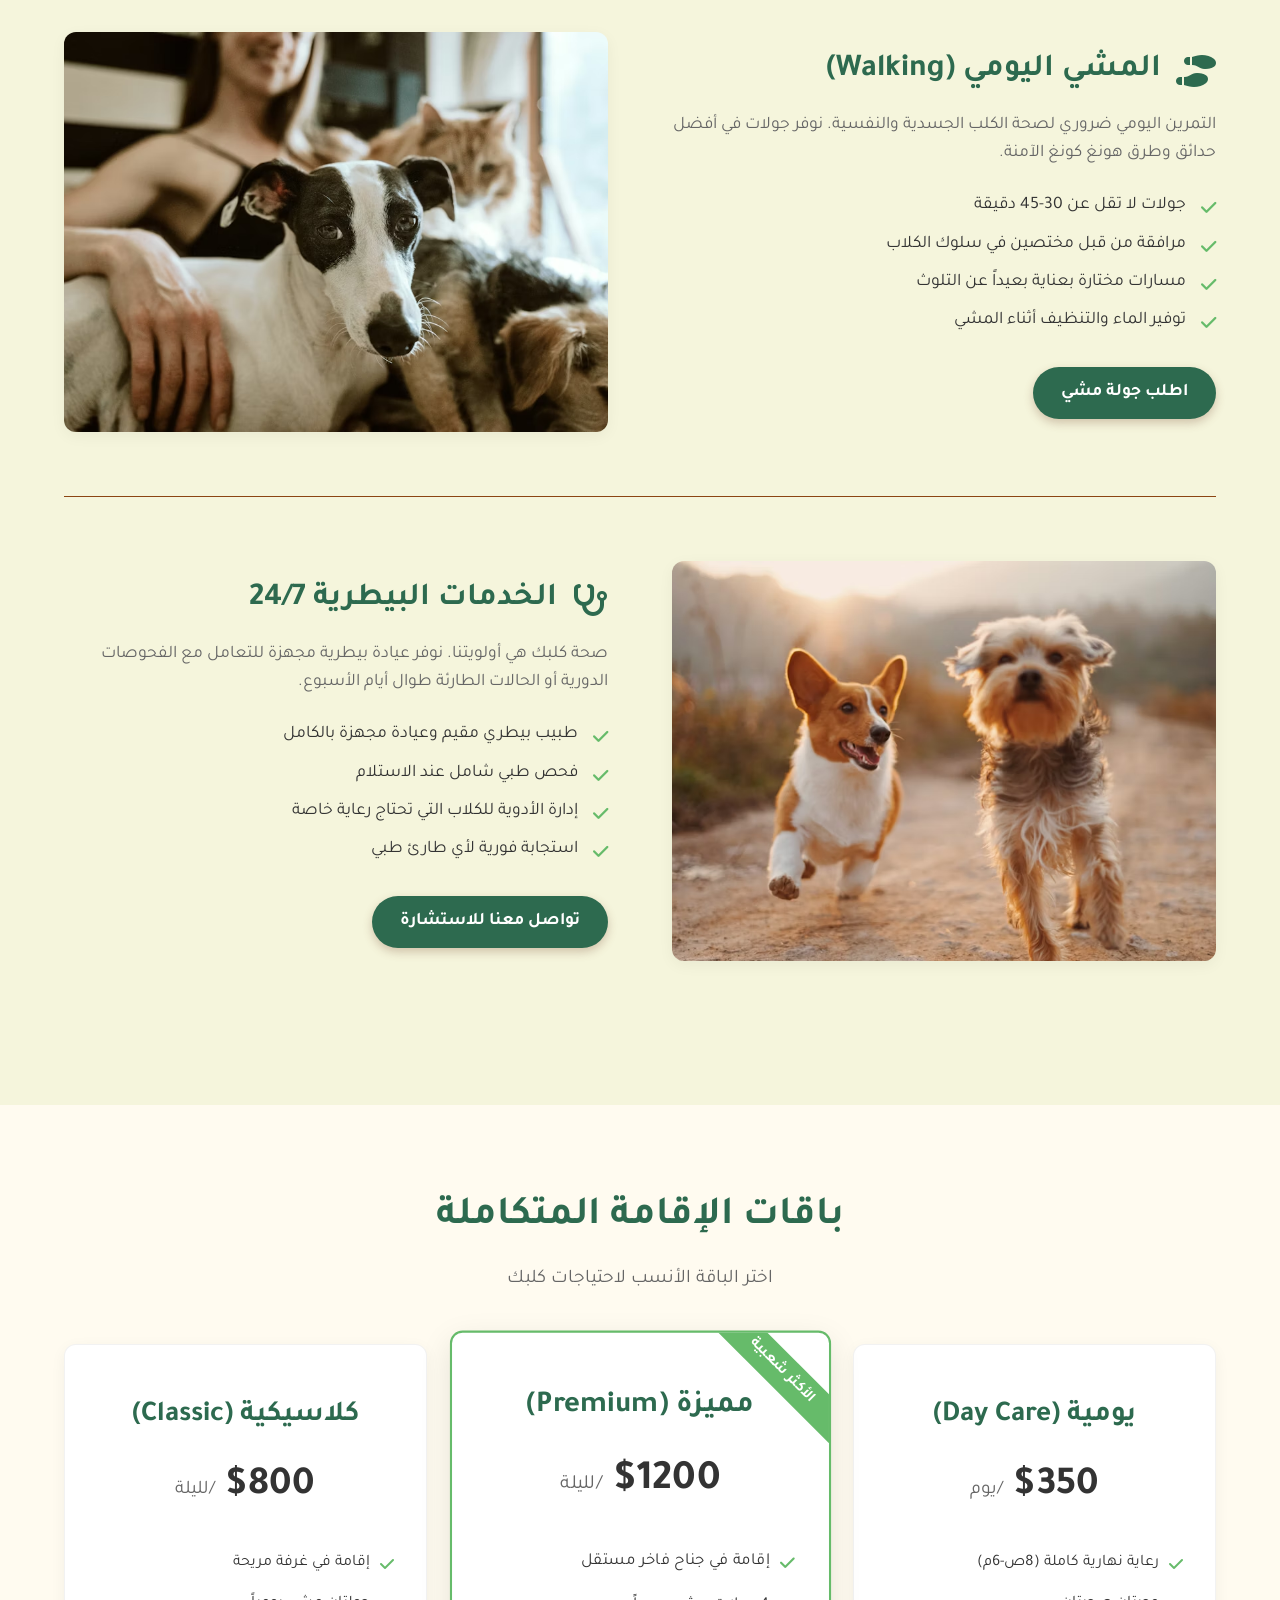
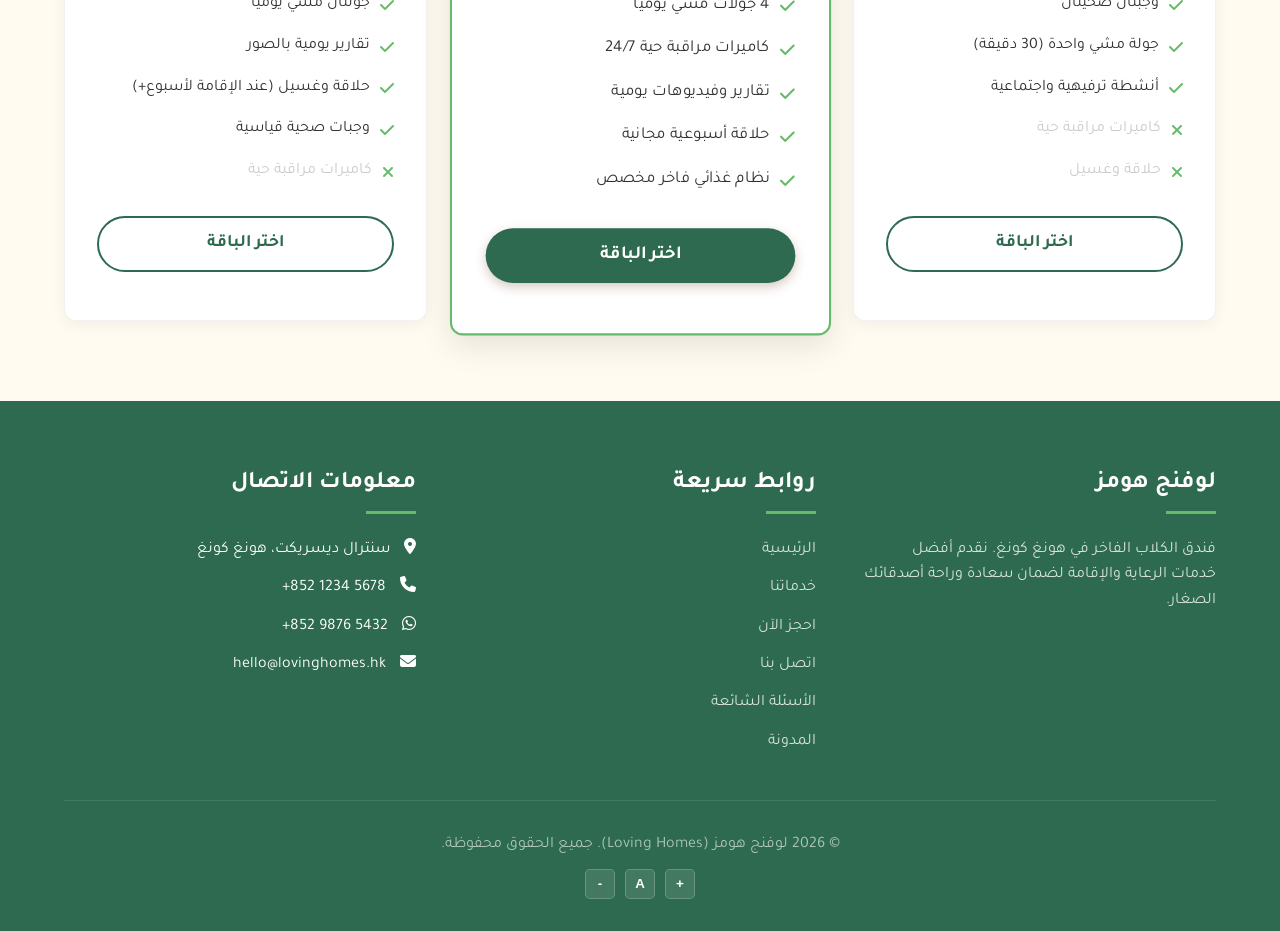
<file: services.html>
<!DOCTYPE html>
<html lang="ar" dir="rtl">

<head>
    <meta charset="UTF-8">
    <meta name="viewport" content="width=device-width, initial-scale=1.0">
    <meta name="description"
        content="تعرف على خدمات لوفنج هومز المتنوعة: إقامة فاخرة، حلاقة، مشي يومي، ورعاية بيطرية. باقات تناسب احتياجات كلبك.">
    <title>الخدمات والباقات | لوفنج هومز</title>

    <!-- Google Fonts -->
    <link rel="preconnect" href="https://fonts.googleapis.com">
    <link rel="preconnect" href="https://fonts.gstatic.com" crossorigin>
    <link
        href="https://fonts.googleapis.com/css2?family=Roboto:wght@400;500;700&family=Tajawal:wght@400;500;700;800&display=swap"
        rel="stylesheet">

    <!-- FontAwesome Icons -->
    <link rel="stylesheet" href="https://cdnjs.cloudflare.com/ajax/libs/font-awesome/6.4.0/css/all.min.css"
        integrity="sha512-iecdLmaskl7CVkqkXNQ/ZH/XLlvWZOJyj7Yy7tcenmpD1ypASozpmT/E0iPtmFIB46ZmdtAc9eNBvH0H/ZpiBw=="
        crossorigin="anonymous" referrerpolicy="no-referrer" />

    <!-- Custom CSS -->
    <link rel="stylesheet" href="style.css">
    <!-- Dark Mode Init -->
    <script src="dark-mode.js"></script>

    <style>
        .service-detail-section {
            padding: 4rem 0;
            border-bottom: 1px solid var(--secondary-color);
        }

        .service-detail-section:nth-child(even) .service-row {
            flex-direction: row-reverse;
        }

        .service-row {
            display: flex;
            align-items: center;
            gap: 4rem;
        }

        .service-text {
            flex: 1;
        }

        .service-text h2 {
            font-size: 2rem;
            color: var(--primary-color);
            margin-bottom: 1rem;
            display: flex;
            align-items: center;
            gap: 15px;
        }

        .service-text p {
            font-size: 1.1rem;
            color: var(--text-light);
            margin-bottom: 1.5rem;
        }

        .service-features {
            list-style: none;
            margin-bottom: 2rem;
        }

        .service-features li {
            position: relative;
            padding-right: 30px;
            margin-bottom: 10px;
            font-size: 1.1rem;
        }

        .service-features li::before {
            content: '\f00c';
            font-family: 'Font Awesome 6 Free';
            font-weight: 900;
            position: absolute;
            right: 0;
            top: 2px;
            color: var(--accent-color);
        }

        .service-image {
            flex: 1;
            border-radius: var(--border-radius);
            overflow: hidden;
            box-shadow: var(--shadow);
        }

        .service-image img {
            width: 100%;
            height: 400px;
            object-fit: cover;
            transition: transform 0.5s ease;
        }

        .service-image:hover img {
            transform: scale(1.05);
        }

        @media (max-width: 768px) {

            .service-row,
            .service-detail-section:nth-child(even) .service-row {
                flex-direction: column;
                gap: 2rem;
            }
        }
    </style>
</head>

<body>

    <!-- Header & Navigation -->
    <header class="header">
        <!-- Navigation injected dynamically by main.js -->
    </header>

    <!-- Page Header -->
    <section class="page-header"
        style="background-image: linear-gradient(rgba(123, 80, 55, 0.8), rgba(123, 80, 55, 0.9)), url('Photos and videos/25.avif');">
        <div class="container">
            <h1 class="page-title">خدماتنا</h1>
            <div class="breadcrumb">
                <a href="index.html">الرئيسية</a>
                <span><i class="fa-solid fa-angle-left"></i></span>
                <span>الخدمات</span>
            </div>
        </div>
    </section>

    <!-- Detailed Services -->
    <section>
        <div class="container">

            <!-- Boarding -->
            <div class="service-detail-section" id="boarding">
                <div class="service-row">
                    <div class="service-text">
                        <h2><i class="fa-solid fa-house-chimney-window"></i> الإقامة الفاخرة (Boarding)</h2>
                        <p>نقدم بيئة مريحة وآمنة وشبيهة بالمنزل لتخفيف قلق الانفصال عنك. أجنحتنا وغرفنا الفاخرة مصممة
                            لضمان راحة وسلامة كلبك.</p>
                        <ul class="service-features">
                            <li>غرف مكيفة بالكامل مع أسرة مريحة</li>
                            <li>كاميرات مراقبة حية متاحة 24/7</li>
                            <li>تغذية مبنية على نظام صحي مخصص</li>
                            <li>ألعاب وأنشطة تفاعلية يومية</li>
                        </ul>
                        <a href="booking.html?service=boarding" class="btn btn-primary">احجز الإقامة</a>
                    </div>
                    <div class="service-image">
                        <img src="Photos and videos/32.avif" alt="غرفة إقامة فاخرة للكلاب" loading="lazy">
                    </div>
                </div>
            </div>

            <!-- Grooming -->
            <div class="service-detail-section" id="grooming">
                <div class="service-row">
                    <div class="service-text">
                        <h2><i class="fa-solid fa-scissors"></i> خدمات الحلاقة (Grooming)</h2>
                        <p>نحول جلسة الاستحمام والحلاقة إلى تجربة مريحة وممتعة! نستخدم أفضل المنتجات الطبيعية للحفاظ على
                            صحة وجمال فرو كلبك.</p>
                        <ul class="service-features">
                            <li>قص وتصفيف الشعر بواسطة خبراء محترفين</li>
                            <li>حمامات علاجية وجلسات مساج</li>
                            <li>تنظيف الأذن وتقليم الأظافر</li>
                            <li>شامبو طبيعي مضاد للحساسية</li>
                        </ul>
                        <a href="booking.html?service=grooming" class="btn btn-primary">احجز موعد حلاقة</a>
                    </div>
                    <div class="service-image">
                        <img src="Photos and videos/9.avif" alt="كلب أثناء جلسة الحلاقة" loading="lazy">
                    </div>
                </div>
            </div>

            <!-- Walking -->
            <div class="service-detail-section" id="walking">
                <div class="service-row">
                    <div class="service-text">
                        <h2><i class="fa-solid fa-shoe-prints"></i> المشي اليومي (Walking)</h2>
                        <p>التمرين اليومي ضروري لصحة الكلب الجسدية والنفسية. نوفر جولات في أفضل حدائق وطرق هونغ كونغ
                            الآمنة.</p>
                        <ul class="service-features">
                            <li>جولات لا تقل عن 30-45 دقيقة</li>
                            <li>مرافقة من قبل مختصين في سلوك الكلاب</li>
                            <li>مسارات مختارة بعناية بعيداً عن التلوث</li>
                            <li>توفير الماء والتنظيف أثناء المشي</li>
                        </ul>
                        <a href="booking.html?service=walking" class="btn btn-primary">اطلب جولة مشي</a>
                    </div>
                    <div class="service-image">
                        <img src="Photos and videos/20.avif" alt="كلب يمشي في حديقة" loading="lazy">
                    </div>
                </div>
            </div>

            <!-- Vet Services -->
            <div class="service-detail-section" id="vet" style="border-bottom: none;">
                <div class="service-row">
                    <div class="service-text">
                        <h2><i class="fa-solid fa-stethoscope"></i> الخدمات البيطرية 24/7</h2>
                        <p>صحة كلبك هي أولويتنا. نوفر عيادة بيطرية مجهزة للتعامل مع الفحوصات الدورية أو الحالات الطارئة
                            طوال أيام الأسبوع.</p>
                        <ul class="service-features">
                            <li>طبيب بيطري مقيم وعيادة مجهزة بالكامل</li>
                            <li>فحص طبي شامل عند الاستلام</li>
                            <li>إدارة الأدوية للكلاب التي تحتاج رعاية خاصة</li>
                            <li>استجابة فورية لأي طارئ طبي</li>
                        </ul>
                        <a href="contact.html" class="btn btn-primary">تواصل معنا للاستشارة</a>
                    </div>
                    <div class="service-image">
                        <img src="Photos and videos/13.avif" alt="طبيب بيطري يفحص كلباً" loading="lazy">
                    </div>
                </div>
            </div>

        </div>
    </section>

    <!-- Pricing Packages -->
    <section class="bg-light" id="packages">
        <div class="container">
            <h2 class="section-title">باقات الإقامة المتكاملة</h2>
            <p class="section-subtitle">اختر الباقة الأنسب لاحتياجات كلبك</p>

            <div class="pricing-grid">
                <!-- Day Care -->
                <div class="pricing-card">
                    <h3 class="pricing-title">يومية (Day Care)</h3>
                    <div class="pricing-price">$350 <span>/يوم</span></div>
                    <ul class="pricing-list">
                        <li><i class="fa-solid fa-check"></i> رعاية نهارية كاملة (8ص-6م)</li>
                        <li><i class="fa-solid fa-check"></i> وجبتان صحيتان</li>
                        <li><i class="fa-solid fa-check"></i> جولة مشي واحدة (30 دقيقة)</li>
                        <li><i class="fa-solid fa-check"></i> أنشطة ترفيهية واجتماعية</li>
                        <li style="color: #ccc;"><i class="fa-solid fa-xmark"></i> كاميرات مراقبة حية</li>
                        <li style="color: #ccc;"><i class="fa-solid fa-xmark"></i> حلاقة وغسيل</li>
                    </ul>
                    <a href="booking.html?package=daycare" class="btn btn-block"
                        style="border: 2px solid var(--primary-color); color: var(--primary-color);">اختر الباقة</a>
                </div>

                <!-- Premium -->
                <div class="pricing-card featured">
                    <h3 class="pricing-title">مميزة (Premium)</h3>
                    <div class="pricing-price">$1200 <span>/لليلة</span></div>
                    <ul class="pricing-list">
                        <li><i class="fa-solid fa-check"></i> إقامة في جناح فاخر مستقل</li>
                        <li><i class="fa-solid fa-check"></i> 4 جولات مشي يومياً</li>
                        <li><i class="fa-solid fa-check"></i> كاميرات مراقبة حية 24/7</li>
                        <li><i class="fa-solid fa-check"></i> تقارير وفيديوهات يومية</li>
                        <li><i class="fa-solid fa-check"></i> حلاقة أسبوعية مجانية</li>
                        <li><i class="fa-solid fa-check"></i> نظام غذائي فاخر مخصص</li>
                    </ul>
                    <a href="booking.html?package=premium" class="btn btn-primary btn-block">اختر الباقة</a>
                </div>

                <!-- Classic -->
                <div class="pricing-card">
                    <h3 class="pricing-title">كلاسيكية (Classic)</h3>
                    <div class="pricing-price">$800 <span>/لليلة</span></div>
                    <ul class="pricing-list">
                        <li><i class="fa-solid fa-check"></i> إقامة في غرفة مريحة</li>
                        <li><i class="fa-solid fa-check"></i> جولتان مشي يومياً</li>
                        <li><i class="fa-solid fa-check"></i> تقارير يومية بالصور</li>
                        <li><i class="fa-solid fa-check"></i> حلاقة وغسيل (عند الإقامة لأسبوع+)</li>
                        <li><i class="fa-solid fa-check"></i> وجبات صحية قياسية</li>
                        <li style="color: #ccc;"><i class="fa-solid fa-xmark"></i> كاميرات مراقبة حية</li>
                    </ul>
                    <a href="booking.html?package=classic" class="btn btn-block"
                        style="border: 2px solid var(--primary-color); color: var(--primary-color);">اختر الباقة</a>
                </div>
            </div>
        </div>
    </section>

    <!-- Footer -->
    <footer class="footer">
        <div class="container">
            <div class="footer-grid">
                <div class="footer-col">
                    <h3>لوفنج هومز</h3>
                    <p>فندق الكلاب الفاخر في هونغ كونغ. نقدم أفضل خدمات الرعاية والإقامة لضمان سعادة وراحة أصدقائك
                        الصغار.</p>
                </div>

                <div class="footer-col">
                    <h3>روابط سريعة</h3>
                    <ul class="footer-links">
                        <li><a href="index.html">الرئيسية</a></li>
                        <li><a href="services.html">خدماتنا</a></li>
                        <li><a href="booking.html">احجز الآن</a></li>
                        <li><a href="contact.html">اتصل بنا</a></li>
                        <li><a href="faq.html">الأسئلة الشائعة</a></li>
                        <li><a href="blog.html">المدونة</a></li>
                    </ul>
                </div>

                <div class="footer-col">
                    <h3>معلومات الاتصال</h3>
                    <ul class="footer-links">
                        <li><i class="fa-solid fa-location-dot" style="margin-left: 10px;"></i> سنترال ديسريكت، هونغ
                            كونغ</li>
                        <li><i class="fa-solid fa-phone" style="margin-left: 10px;"></i> <span dir="ltr">+852 1234
                                5678</span></li>
                        <li><i class="fa-brands fa-whatsapp" style="margin-left: 10px;"></i> <span dir="ltr">+852 9876
                                5432</span></li>
                        <li><i class="fa-solid fa-envelope" style="margin-left: 10px;"></i> hello@lovinghomes.hk</li>
                    </ul>
                </div>
            </div>
            <div class="footer-bottom">
                <p>&copy; 2026 لوفنج هومز (Loving Homes). جميع الحقوق محفوظة.</p>
            </div>
        </div>
    </footer>

    <!-- Floating Buttons (WhatsApp + Search) -->
    <div class="floating-buttons">
        <a href="https://wa.me/85298765432" class="whatsapp-float" target="_blank" rel="noopener noreferrer"
            aria-label="تواصل معنا عبر واتساب">
            <i class="fa-brands fa-whatsapp"></i>
        </a>
        <a class="search-float" aria-label="بحث في الموقع">
            <i class="fa-solid fa-magnifying-glass"></i>
        </a>
    </div>

    <!-- Search Overlay -->
    <div class="search-overlay" id="searchOverlay">
        <div class="search-box">
            <input type="text" class="search-input" placeholder="ابحث في الموقع..." />
            <button class="search-close" aria-label="إغلاق البحث"><i class="fa-solid fa-xmark"></i></button>
        </div>
        <div class="search-results"></div>
    </div>

    <!-- Main JS -->
    <script src="main.js"></script>
</body>

</html>
</file>
<file: style.css>
/* =========================================================================
   Variables & Theme Defaults
   ========================================================================= */
:root {
    --primary-color: #2D6A4F;
    --primary-hover: #1e4a36;
    --secondary-color: #8B4513;
    --accent-color: #66BB6A;
    --accent-hover: #4caf50;
    --bg-color: #F5F5DC;
    --light-bg: #fffbf0;
    --text-color: #333333;
    --text-light: #666666;
    --white: #FFFFFF;
    --shadow: 0 4px 15px rgba(0, 0, 0, 0.05);
    --shadow-hover: 0 10px 30px rgba(0, 0, 0, 0.1);
    --transition: all 0.3s ease;
    --border-radius: 12px;
}

.dark-mode {
    --bg-color: #1e1e1e;
    --light-bg: #2a2a2a;
    --text-color: #f0f0f0;
    --text-light: #bbbbbb;
    --primary-color: #4c9a7a;
    --primary-hover: #3b7d62;
    --secondary-color: #a46d46;
    --white: #2d2d2d;
    --shadow: 0 4px 15px rgba(0, 0, 0, 0.3);
    --shadow-hover: 0 10px 30px rgba(0, 0, 0, 0.5);
}

/* =========================================================================
   Reset & Global Styles
   ========================================================================= */
* {
    margin: 0;
    padding: 0;
    box-sizing: border-box;
}

html {
    scroll-behavior: smooth;
    font-size: 16px;
}

body {
    font-family: 'Tajawal', 'Roboto', sans-serif;
    background-color: var(--bg-color);
    color: var(--text-color);
    line-height: 1.6;
    direction: rtl;
    /* Arabic Right-To-Left */
}

a {
    text-decoration: none;
    color: inherit;
    transition: var(--transition);
}

ul {
    list-style: none;
}

img {
    max-width: 100%;
    height: auto;
    display: block;
}

.container {
    width: 90%;
    max-width: 1200px;
    margin: 0 auto;
}

.section-title {
    text-align: center;
    font-size: 2.5rem;
    color: var(--primary-color);
    margin-bottom: 1rem;
    font-weight: 700;
}

.section-subtitle {
    text-align: center;
    color: var(--text-light);
    margin-bottom: 3rem;
    font-size: 1.2rem;
}

section {
    padding: 5rem 0;
}

.bg-light {
    background-color: var(--light-bg);
}

/* Focus Accessibility */
*:focus-visible {
    outline: 3px solid var(--accent-color);
    outline-offset: 2px;
}

/* =========================================================================
   Buttons
   ========================================================================= */
.btn {
    display: inline-block;
    padding: 12px 28px;
    border-radius: 30px;
    font-weight: bold;
    font-size: 1.1rem;
    text-align: center;
    cursor: pointer;
    border: none;
    transition: var(--transition);
}

.btn-primary {
    background-color: var(--primary-color);
    color: var(--white);
    box-shadow: 0 4px 10px rgba(123, 80, 55, 0.3);
}

.btn-primary:hover {
    background-color: var(--primary-hover);
    transform: translateY(-2px);
    box-shadow: 0 6px 15px rgba(123, 80, 55, 0.4);
}

.btn-accent {
    background-color: var(--accent-color);
    color: var(--white);
    box-shadow: 0 4px 10px rgba(129, 199, 132, 0.3);
}

.btn-accent:hover {
    background-color: var(--accent-hover);
    transform: translateY(-2px);
    box-shadow: 0 6px 15px rgba(129, 199, 132, 0.4);
}

.btn-block {
    display: block;
    width: 100%;
}

/* =========================================================================
   Header & Navbar
   ========================================================================= */
.header {
    background-color: var(--white);
    position: fixed;
    top: 0;
    width: 100%;
    z-index: 1000;
    box-shadow: var(--shadow);
    transition: var(--transition);
}

.nav-container {
    display: flex;
    justify-content: space-between;
    align-items: center;
    height: 80px;
}

.logo {
    display: flex;
    align-items: center;
    font-size: 1.8rem;
    font-weight: 800;
    color: var(--primary-color);
}

.logo i {
    margin-left: 10px;
    font-size: 2rem;
    color: var(--accent-color);
}

.nav-menu {
    display: flex;
    gap: 2rem;
}

.nav-link {
    font-weight: 600;
    font-size: 1.1rem;
    color: var(--text-color);
    position: relative;
}

.nav-link:hover,
.nav-link.active {
    color: var(--primary-color);
}

.nav-link::after {
    content: '';
    position: absolute;
    bottom: -5px;
    right: 0;
    width: 0;
    height: 3px;
    background-color: var(--accent-color);
    transition: var(--transition);
    border-radius: 5px;
}

.nav-link:hover::after,
.nav-link.active::after {
    width: 100%;
}

.mobile-toggle {
    display: none;
    font-size: 1.8rem;
    cursor: pointer;
    color: var(--primary-color);
}

/* =========================================================================
   Hero Section
   ========================================================================= */
.hero {
    height: 100vh;
    min-height: 600px;
    background: linear-gradient(rgba(0, 0, 0, 0.5), rgba(0, 0, 0, 0.6)), url('Photos and videos/33.jpg') center/cover no-repeat;
    display: flex;
    align-items: center;
    justify-content: center;
    text-align: center;
    color: var(--white);
    margin-top: 80px;
    /* Offset for fixed header */
    padding: 0 20px;
}

.hero-content {
    max-width: 800px;
    animation: fadeIn 1.5s ease;
}

.hero-title {
    font-size: 3.5rem;
    font-weight: 800;
    margin-bottom: 1.5rem;
    text-shadow: 2px 2px 4px rgba(0, 0, 0, 0.3);
}

.hero-text {
    font-size: 1.4rem;
    margin-bottom: 2.5rem;
    text-shadow: 1px 1px 3px rgba(0, 0, 0, 0.3);
}

@keyframes fadeIn {
    from {
        opacity: 0;
        transform: translateY(20px);
    }

    to {
        opacity: 1;
        transform: translateY(0);
    }
}

/* =========================================================================
   Service Cards
   ========================================================================= */
.services-grid {
    display: grid;
    grid-template-columns: repeat(auto-fit, minmax(260px, 1fr));
    gap: 2rem;
}

.service-card {
    background: var(--white);
    border-radius: var(--border-radius);
    padding: 2.5rem 1.5rem;
    text-align: center;
    box-shadow: var(--shadow);
    transition: var(--transition);
    border: 1px solid rgba(0, 0, 0, 0.03);
    display: flex;
    flex-direction: column;
    justify-content: space-between;
}

.service-card:hover {
    transform: translateY(-10px);
    box-shadow: var(--shadow-hover);
    border-color: var(--secondary-color);
}

.service-icon {
    font-size: 3.5rem;
    color: var(--accent-color);
    margin-bottom: 1.5rem;
}

.service-title {
    font-size: 1.5rem;
    color: var(--primary-color);
    margin-bottom: 1rem;
}

.service-desc {
    color: var(--text-light);
    margin-bottom: 1.5rem;
    flex-grow: 1;
}

.service-link {
    font-weight: bold;
    color: var(--primary-color);
    display: inline-flex;
    align-items: center;
    justify-content: center;
}

.service-link i {
    margin-right: 5px;
    transition: var(--transition);
}

.service-link:hover i {
    transform: translateX(-5px);
    /* Arab-specific left arrow motion */
}

/* =========================================================================
   Why Us Section
   ========================================================================= */
.features-grid {
    display: grid;
    grid-template-columns: repeat(auto-fit, minmax(200px, 1fr));
    gap: 2rem;
}

.feature-item {
    text-align: center;
}

.feature-item i {
    font-size: 2.5rem;
    color: var(--accent-color);
    margin-bottom: 1rem;
    background: var(--secondary-color);
    width: 80px;
    height: 80px;
    line-height: 80px;
    border-radius: 50%;
}

.feature-title {
    font-size: 1.2rem;
    font-weight: bold;
    margin-bottom: 0.5rem;
}

/* =========================================================================
   Testimonials
   ========================================================================= */
.testimonials-grid {
    display: grid;
    grid-template-columns: repeat(auto-fit, minmax(300px, 1fr));
    gap: 2rem;
}

.testimonial-card {
    background: var(--white);
    padding: 2rem;
    border-radius: var(--border-radius);
    box-shadow: var(--shadow);
    text-align: center;
}

.testi-img {
    width: 80px;
    height: 80px;
    border-radius: 50%;
    margin: 0 auto 1rem;
    object-fit: cover;
    border: 3px solid var(--secondary-color);
}

.testi-stars {
    color: #F39C12;
    margin-bottom: 1rem;
}

.testi-text {
    color: var(--text-light);
    font-style: italic;
    margin-bottom: 1rem;
}

.testi-name {
    font-weight: bold;
    color: var(--primary-color);
}

/* =========================================================================
   Forms (Booking & Contact)
   ========================================================================= */
.form-container {
    background: var(--white);
    padding: 3rem;
    border-radius: var(--border-radius);
    box-shadow: var(--shadow);
    max-width: 800px;
    margin: 0 auto;
}

.form-group {
    margin-bottom: 1.5rem;
}

.form-label {
    display: block;
    margin-bottom: 0.5rem;
    font-weight: bold;
    color: var(--text-color);
}

.form-control {
    width: 100%;
    padding: 12px 15px;
    border: 1px solid #E0E0E0;
    border-radius: 8px;
    font-family: inherit;
    font-size: 1rem;
    background-color: #FAFAFA;
    transition: var(--transition);
}

.form-control:focus {
    border-color: var(--accent-color);
    outline: none;
    box-shadow: 0 0 0 3px rgba(129, 199, 132, 0.2);
}

select.form-control {
    -webkit-appearance: none;
    appearance: none;
    background-image: url('data:image/svg+xml;utf8,<svg xmlns="http://www.w3.org/2000/svg" width="16" height="16" fill="%23333"><path d="M4 6l4 4 4-4H4z"/></svg>');
    background-repeat: no-repeat;
    background-position: left 15px center;
    /* RTL adjustment */
    padding-left: 40px;
}

.form-row {
    display: flex;
    gap: 1.5rem;
}

.form-col {
    flex: 1;
}

/* =========================================================================
   Pricing Tables
   ========================================================================= */
.pricing-grid {
    display: grid;
    grid-template-columns: repeat(auto-fit, minmax(300px, 1fr));
    gap: 2rem;
    align-items: center;
    /* Center horizontally in flex layout */
}

.pricing-card {
    background: var(--white);
    border-radius: var(--border-radius);
    padding: 3rem 2rem;
    text-align: center;
    box-shadow: var(--shadow);
    border: 1px solid rgba(0, 0, 0, 0.05);
    transition: var(--transition);
}

.pricing-card.featured {
    transform: scale(1.05);
    border: 2px solid var(--accent-color);
    box-shadow: var(--shadow-hover);
    position: relative;
    overflow: hidden;
}

.pricing-card.featured::before {
    content: 'الأكثر شعبية';
    position: absolute;
    top: 20px;
    right: -35px;
    background: var(--accent-color);
    color: white;
    padding: 5px 40px;
    transform: rotate(45deg);
    font-weight: bold;
    font-size: 0.9rem;
}

.pricing-title {
    font-size: 1.8rem;
    color: var(--primary-color);
    margin-bottom: 1rem;
}

.pricing-price {
    font-size: 2.5rem;
    font-weight: bold;
    color: var(--text-color);
    margin-bottom: 2rem;
}

.pricing-price span {
    font-size: 1.2rem;
    color: var(--text-light);
    font-weight: normal;
}

.pricing-list {
    text-align: right;
    margin-bottom: 2rem;
}

.pricing-list li {
    margin-bottom: 1rem;
    display: flex;
    align-items: center;
}

.pricing-list li i {
    color: var(--accent-color);
    margin-left: 10px;
}

/* =========================================================================
   Contact Details
   ========================================================================= */
.contact-grid {
    display: grid;
    grid-template-columns: 1fr 1fr;
    gap: 3rem;
}

.contact-info {
    display: flex;
    flex-direction: column;
    gap: 2rem;
}

.info-item {
    display: flex;
    align-items: flex-start;
    gap: 1.5rem;
}

.info-icon {
    width: 50px;
    height: 50px;
    background: var(--secondary-color);
    color: var(--primary-color);
    border-radius: 50%;
    display: flex;
    align-items: center;
    justify-content: center;
    font-size: 1.5rem;
    flex-shrink: 0;
}

.info-content h4 {
    font-size: 1.2rem;
    margin-bottom: 0.5rem;
    color: var(--primary-color);
}

/* =========================================================================
   Footer
   ========================================================================= */
.footer {
    background-color: var(--primary-color);
    color: var(--white);
    padding: 4rem 0 2rem;
}

.footer-grid {
    display: grid;
    grid-template-columns: repeat(auto-fit, minmax(250px, 1fr));
    gap: 3rem;
    margin-bottom: 2rem;
}

.footer-col h3 {
    font-size: 1.5rem;
    margin-bottom: 1.5rem;
    position: relative;
    padding-bottom: 10px;
}

.footer-col h3::after {
    content: '';
    position: absolute;
    bottom: 0;
    right: 0;
    width: 50px;
    height: 3px;
    background-color: var(--accent-color);
}

.footer-col p {
    color: rgba(255, 255, 255, 0.8);
    margin-bottom: 1rem;
}

.footer-links li {
    margin-bottom: 0.8rem;
}

.footer-links a {
    color: rgba(255, 255, 255, 0.8);
}

.footer-links a:hover {
    color: var(--accent-color);
    padding-right: 5px;
    /* RTL shift */
}

.social-links {
    display: flex;
    gap: 1rem;
    margin-top: 1.5rem;
}

.social-links a {
    display: inline-flex;
    align-items: center;
    justify-content: center;
    width: 40px;
    height: 40px;
    background: rgba(255, 255, 255, 0.1);
    border-radius: 50%;
    transition: var(--transition);
}

.social-links a:hover {
    background: var(--accent-color);
    transform: translateY(-3px);
}

.footer-bottom {
    text-align: center;
    padding-top: 2rem;
    border-top: 1px solid rgba(255, 255, 255, 0.1);
    color: rgba(255, 255, 255, 0.6);
}

/* =========================================================================
   Floating WhatsApp Button
   ========================================================================= */
.whatsapp-float {
    position: fixed;
    bottom: 30px;
    left: 30px;
    /* Positioned on the left for RTL, or right if preferred */
    background-color: #25d366;
    color: white;
    width: 60px;
    height: 60px;
    border-radius: 50%;
    display: flex;
    align-items: center;
    justify-content: center;
    font-size: 30px;
    box-shadow: 0 4px 10px rgba(37, 211, 102, 0.4);
    z-index: 1000;
    transition: var(--transition);
}

.whatsapp-float:hover {
    transform: scale(1.1);
    background-color: #20b858;
}

/* =========================================================================
   Page Headers (Internal Pages)
   ========================================================================= */
.page-header {
    background: linear-gradient(rgba(123, 80, 55, 0.8), rgba(123, 80, 55, 0.9)), url('Photos and videos/16.avif') center/cover no-repeat;
    height: 350px;
    display: flex;
    align-items: center;
    justify-content: center;
    text-align: center;
    color: var(--white);
    margin-top: 80px;
}

.page-title {
    font-size: 3rem;
    font-weight: 800;
}

.breadcrumb {
    margin-top: 1rem;
    display: flex;
    gap: 0.5rem;
    justify-content: center;
    color: rgba(255, 255, 255, 0.8);
}

.breadcrumb a {
    color: var(--white);
}

/* =========================================================================
   Responsive Media Queries
   ========================================================================= */
@media (max-width: 991px) {
    .contact-grid {
        grid-template-columns: 1fr;
    }

    .pricing-card.featured {
        transform: scale(1);
    }
}

@media (max-width: 768px) {
    .nav-menu {
        position: fixed;
        left: -100%;
        top: 80px;
        flex-direction: column;
        background-color: var(--white);
        width: 100%;
        text-align: center;
        transition: 0.3s;
        box-shadow: 0 10px 15px rgba(0, 0, 0, 0.1);
        padding: 2rem 0;
        gap: 1.5rem;
    }

    .nav-menu.active {
        left: 0;
    }

    .mobile-toggle {
        display: block;
    }

    .hero-title {
        font-size: 2.5rem;
    }

    .form-row {
        flex-direction: column;
        gap: 0;
    }

    .floating-buttons {
        gap: 8px;
    }
}

/* =========================================================================
   V1.1 — Form Validation Error Styles
   ========================================================================= */
.form-error {
    border-color: #E53935 !important;
    box-shadow: 0 0 0 3px rgba(229, 57, 53, 0.15) !important;
}

.error-message {
    display: block;
    color: #E53935;
    font-size: 0.88rem;
    margin-top: 5px;
    font-weight: 600;
}

/* =========================================================================
   V1.1 — Hero CTA Button (Book Now)
   ========================================================================= */
.btn-cta {
    background-color: #2D6A4F;
    color: #FFFFFF;
    min-height: 50px;
    padding: 14px 38px;
    font-size: 1.3rem;
    font-weight: 700;
    border-radius: 30px;
    box-shadow: 0 6px 20px rgba(45, 106, 79, 0.45);
    transition: var(--transition);
    display: inline-flex;
    align-items: center;
    justify-content: center;
    gap: 8px;
}

.btn-cta:hover {
    background-color: #1B4332;
    transform: translateY(-3px);
    box-shadow: 0 10px 30px rgba(45, 106, 79, 0.55);
}

/* =========================================================================
   V1.1 — Floating Buttons Container (WhatsApp + Search)
   ========================================================================= */
.floating-buttons {
    position: fixed;
    bottom: 30px;
    left: 30px;
    display: flex;
    flex-direction: column;
    gap: 12px;
    z-index: 1000;
    align-items: center;
}

.search-float {
    width: 48px;
    height: 48px;
    background-color: var(--primary-color);
    color: white;
    border-radius: 50%;
    display: flex;
    align-items: center;
    justify-content: center;
    font-size: 20px;
    box-shadow: 0 4px 10px rgba(123, 80, 55, 0.4);
    cursor: pointer;
    transition: var(--transition);
}

.search-float:hover {
    transform: scale(1.1);
    background-color: var(--primary-hover);
}

/* =========================================================================
   V1.1 — Search Overlay
   ========================================================================= */
.search-overlay {
    position: fixed;
    inset: 0;
    z-index: 9999;
    background: rgba(0, 0, 0, 0.92);
    display: flex;
    flex-direction: column;
    align-items: center;
    justify-content: flex-start;
    padding-top: 12vh;
    opacity: 0;
    pointer-events: none;
    transition: opacity 0.35s ease;
}

.search-overlay.active {
    opacity: 1;
    pointer-events: all;
}

.search-box {
    width: 90%;
    max-width: 650px;
    position: relative;
}

.search-input {
    width: 100%;
    padding: 18px 55px 18px 20px;
    font-size: 1.25rem;
    font-family: inherit;
    border: 2px solid rgba(255, 255, 255, 0.15);
    border-radius: 50px;
    background: rgba(255, 255, 255, 0.08);
    color: white;
    outline: none;
    transition: var(--transition);
    direction: rtl;
}

.search-input::placeholder {
    color: rgba(255, 255, 255, 0.5);
}

.search-input:focus {
    border-color: var(--accent-color);
    background: rgba(255, 255, 255, 0.12);
}

.search-close {
    position: absolute;
    left: 18px;
    top: 50%;
    transform: translateY(-50%);
    background: none;
    border: none;
    color: rgba(255, 255, 255, 0.6);
    font-size: 1.3rem;
    cursor: pointer;
    transition: var(--transition);
}

.search-close:hover {
    color: white;
}

.search-results {
    width: 90%;
    max-width: 650px;
    margin-top: 1.5rem;
    max-height: 50vh;
    overflow-y: auto;
}

.search-result-item {
    display: flex;
    align-items: center;
    gap: 12px;
    padding: 14px 20px;
    color: rgba(255, 255, 255, 0.85);
    border-bottom: 1px solid rgba(255, 255, 255, 0.08);
    transition: var(--transition);
    font-size: 1.05rem;
    text-decoration: none;
}

.search-result-item:hover {
    background: rgba(255, 255, 255, 0.08);
    color: var(--accent-color);
    border-radius: 10px;
}

.search-result-item i {
    font-size: 0.85rem;
    opacity: 0.5;
}

.search-hint,
.search-no-result {
    text-align: center;
    color: rgba(255, 255, 255, 0.5);
    padding: 2rem;
    font-size: 1.1rem;
}

/* =========================================================================
   V2.0 — Dark Mode Toggle Button
   ========================================================================= */
.dark-toggle {
    background: none;
    border: none;
    font-size: 1.5rem;
    cursor: pointer;
    color: var(--text-color);
    transition: var(--transition);
    display: flex;
    align-items: center;
    justify-content: center;
}

.dark-toggle:hover {
    color: var(--accent-color);
}

/* =========================================================================
   V2.0 — Font Size Changer
   ========================================================================= */
.font-changer {
    display: flex;
    gap: 10px;
    justify-content: center;
    margin-top: 10px;
}

.font-btn {
    background: rgba(255, 255, 255, 0.1);
    border: 1px solid rgba(255, 255, 255, 0.2);
    color: white;
    width: 30px;
    height: 30px;
    border-radius: 5px;
    cursor: pointer;
    font-weight: bold;
    transition: var(--transition);
}

.font-btn:hover {
    background: var(--accent-color);
}

/* =========================================================================
   V2.0 — Booking Step Wizard
   ========================================================================= */
.wizard-steps {
    display: flex;
    justify-content: space-between;
    margin-bottom: 2rem;
    position: relative;
    padding: 0 10px;
}

.wizard-steps::before {
    content: '';
    position: absolute;
    top: 20px;
    left: 20px;
    right: 20px;
    height: 4px;
    background: #E0E0E0;
    z-index: 1;
}

.dark-mode .wizard-steps::before {
    background: #444;
}

.step-indicator {
    position: relative;
    z-index: 2;
    display: flex;
    flex-direction: column;
    align-items: center;
    gap: 8px;
}

.step-circle {
    width: 44px;
    height: 44px;
    background: #E0E0E0;
    color: #666;
    border-radius: 50%;
    display: flex;
    align-items: center;
    justify-content: center;
    font-weight: bold;
    font-size: 1.2rem;
    transition: var(--transition);
}

.dark-mode .step-circle {
    background: #444;
    color: #ccc;
}

.step-indicator.active .step-circle,
.step-indicator.completed .step-circle {
    background: var(--primary-color);
    color: white;
}

.step-label {
    font-size: 0.9rem;
    font-weight: bold;
    color: var(--text-light);
}

.step-indicator.active .step-label {
    color: var(--primary-color);
}

.wizard-step {
    display: none;
    animation: fadeIn 0.4s ease;
}

.wizard-step.active {
    display: block;
}

.wizard-buttons {
    display: flex;
    justify-content: space-between;
    margin-top: 2rem;
    padding-top: 1rem;
    border-top: 1px solid #eee;
}

.dark-mode .wizard-buttons {
    border-color: #444;
}

/* Summary Review Box */
.review-box {
    background: var(--light-bg);
    border-radius: var(--border-radius);
    padding: 1.5rem;
    margin-bottom: 1.5rem;
}

.review-item {
    margin-bottom: 10px;
    font-size: 1.1rem;
}

.review-item strong {
    color: var(--primary-color);
}

/* =========================================================================
   V2.0 — Lightbox Gallery
   ========================================================================= */
.lightbox-overlay {
    position: fixed;
    top: 0;
    left: 0;
    width: 100%;
    height: 100%;
    background: rgba(0, 0, 0, 0.9);
    z-index: 9999;
    display: flex;
    align-items: center;
    justify-content: center;
    opacity: 0;
    pointer-events: none;
    transition: opacity 0.3s ease;
}

.lightbox-overlay.active {
    opacity: 1;
    pointer-events: all;
}

.lightbox-img {
    max-width: 90%;
    max-height: 85vh;
    border-radius: 8px;
    box-shadow: 0 5px 25px rgba(0, 0, 0, 0.5);
}

.lb-nav-btn {
    position: absolute;
    background: none;
    border: none;
    color: white;
    font-size: 3rem;
    cursor: pointer;
    transition: var(--transition);
    z-index: 10000;
}

.lb-nav-btn:hover {
    color: var(--accent-color);
}

.lb-close {
    top: 20px;
    right: 30px;
}

.lb-prev {
    left: 30px;
    top: 50%;
    transform: translateY(-50%);
}

.lb-next {
    right: 30px;
    top: 50%;
    transform: translateY(-50%);
}

/* =========================================================================
   V2.0 — Blog Filter & Share
   ========================================================================= */
.blog-controls {
    display: flex;
    flex-wrap: wrap;
    gap: 15px;
    justify-content: space-between;
    align-items: center;
    margin-bottom: 2rem;
}

.blog-filters {
    display: flex;
    gap: 10px;
    flex-wrap: wrap;
}

.filter-btn {
    background: var(--white);
    border: 1px solid var(--primary-color);
    color: var(--primary-color);
    padding: 8px 16px;
    border-radius: 20px;
    cursor: pointer;
    font-weight: bold;
    transition: var(--transition);
}

.filter-btn.active,
.filter-btn:hover {
    background: var(--primary-color);
    color: white;
}

.blog-search {
    flex-grow: 1;
    max-width: 300px;
}

.blog-search input {
    width: 100%;
    padding: 10px 15px;
    border-radius: 20px;
    border: 1px solid #ccc;
    background: var(--white);
    color: var(--text-color);
}

.dark-mode .blog-search input {
    border-color: #555;
}

.share-btns {
    display: flex;
    gap: 10px;
    margin-top: 1rem;
    padding-top: 1rem;
    border-top: 1px solid rgba(0, 0, 0, 0.05);
}

.dark-mode .share-btns {
    border-color: rgba(255, 255, 255, 0.05);
}

.share-btn {
    width: 35px;
    height: 35px;
    border-radius: 50%;
    display: flex;
    align-items: center;
    justify-content: center;
    color: white;
    font-size: 1rem;
    transition: var(--transition);
}

.share-btn:hover {
    transform: translateY(-2px);
    opacity: 0.9;
}

.share-fb {
    background: #1877F2;
}

.share-tw {
    background: #1DA1F2;
}

.share-wa {
    background: #25D366;
}
</file>
